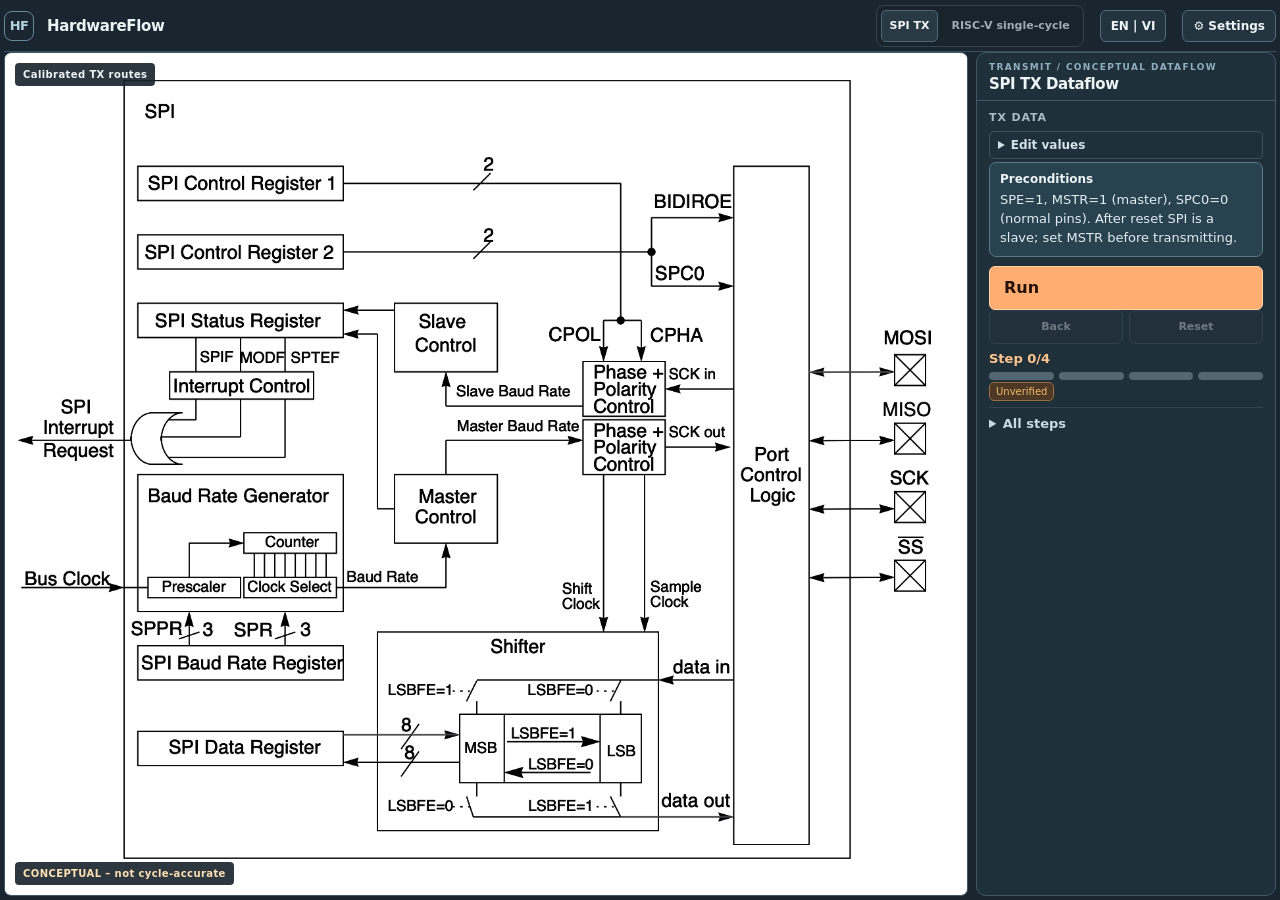
<file: index.html>
<!doctype html>
<html lang="en" data-theme="dark">
  <head>
    <meta charset="utf-8">
    <meta name="viewport" content="width=device-width, initial-scale=1">
    <meta name="theme-color" content="#10161d">
    <title>HardwareFlow — Architecture Visualizer</title>
    <link rel="stylesheet" href="style.css">
    <link id="light-theme-stylesheet" rel="stylesheet" href="light-theme.css" media="not all">
    <script>
      try {
        if (localStorage.getItem('hardwareflow.theme.v1') === 'light') {
          document.documentElement.dataset.theme = 'light';
          document.getElementById('light-theme-stylesheet').media = 'all';
        }
      } catch { /* The default dark theme also works without storage. */ }
    </script>
    <script src="data/geometry.js" defer></script>
    <script src="data/flow.js" defer></script>
    <script src="data/riscvGeometry.js" defer></script>
    <script src="data/riscvDesign.js" defer></script>
    <script src="data/i18n/en.js" defer></script>
    <script src="data/i18n/vi.js" defer></script>
    <script src="src/i18n.js" defer></script>
    <script src="src/sources.js" defer></script>
    <script src="src/popup.js" defer></script>
    <script src="src/spiTxTrace.js" defer></script>
    <script src="src/riscvAddTrace.js" defer></script>
    <script src="src/player.js" defer></script>
    <script src="src/camera.js" defer></script>
    <script src="src/renderer.js" defer></script>
    <script src="app.js" defer></script>
    <script src="src/riscvApp.js" defer></script>
    <script src="src/ui.js" defer></script>
  </head>
  <body class="spec-active">
    <div class="page-shell">
      <header class="site-header">
        <div class="brand">
          <span class="brand-mark" aria-hidden="true">HF</span>
          <div>
            <p class="brand-name">HardwareFlow</p>
            <p id="brand-description" class="brand-description">Hardware architecture visualizer</p>
          </div>
        </div>
        <div class="topbar-controls">
          <div id="diagram-switch" class="spec-mode-switch" role="group" aria-label="Diagram">
            <button id="spi-diagram-button" class="mode-button is-selected" type="button" aria-pressed="true">SPI TX</button>
            <button id="riscv-diagram-button" class="mode-button" type="button" aria-pressed="false">RISC-V single-cycle</button>
          </div>
          <div id="spec-mode-switch" class="spec-mode-switch" role="group" aria-label="Specification mode" hidden>
            <button id="view-flow-mode" class="mode-button is-selected" type="button" aria-pressed="true">View Flow</button>
            <button id="edit-paths-mode" class="mode-button" type="button" aria-pressed="false">Edit Paths</button>
          </div>
        </div>
        <button id="language-toggle" type="button" aria-label="Language: VI or EN">VI | EN</button>
        <button id="settings-button" type="button" aria-expanded="false" aria-controls="settings-drawer">⚙ <span data-i18n="ui.settings">Settings</span></button>
        <span class="version">v0.3.7</span>
      </header>

      <main>
        <section id="spec-view" aria-label="Specification diagram workspace">
          <div class="workspace">
            <div class="spec-panel">
              <div class="spec-stage">
                <div id="diagram-overlay-container" class="diagram-overlay-container">
                  <div id="missing-image" class="missing-image" role="status" hidden>
                    <strong>SPI specification diagram not found</strong>
                    <span>Place the original SPI block diagram at <code>assets/spi_block_diagram.png</code>.</span>
                  </div>
                  <div class="diagram-tools"><span id="spec-summary" class="diagram-badge">Calibrated TX routes</span><div hidden><button id="fit-button" type="button">Overview</button><button id="focus-button" type="button" aria-pressed="false">Follow</button></div></div>
                  <div id="flow-popup" class="flow-popup" role="dialog" aria-live="polite" hidden><button id="flow-popup-close" type="button" aria-label="Close explanation">×</button><strong id="flow-popup-title"></strong><p id="flow-popup-body"></p><p id="flow-popup-why"></p><p id="flow-popup-spec"></p><div id="flow-popup-values"></div><span id="flow-popup-tail" aria-hidden="true"></span></div>
                  <svg id="popup-leader" aria-hidden="true" hidden><line></line></svg>
                  <span id="spi-fidelity-badge" class="conceptual-badge">CONCEPTUAL – not cycle-accurate</span>
                  <svg id="spec-overlay" class="spec-overlay" role="img" aria-label="Original SPI specification diagram with transmit dataflow paths" hidden></svg>
                </div>
              </div>
              <div id="net-story-footer" class="net-story-footer" hidden>
                <span id="fidelity-badge" class="conceptual-badge">CONCEPTUAL – not cycle-accurate</span>
                <div class="net-story-caption"><strong id="net-step-meta">Step 0 / 10</strong><span id="net-caption" class="net-caption" hidden></span><span id="net-parallel-tag" hidden></span></div>
                <p id="net-detail" class="net-detail"></p>
                <div id="net-control-strip" class="net-control-strip"></div>
                <div id="net-unused-strip" class="net-unused-strip" hidden><button id="net-unused-toggle" type="button" aria-expanded="false"></button><span id="net-unused-list" hidden></span></div>
              </div>
            </div>

            <aside class="workspace-sidebar" aria-label="Dataflow controls">
              <div class="flow-panel">
                <div class="workspace-side-heading">
                  <p class="eyebrow">Transmit / conceptual dataflow</p>
                  <h2>SPI TX Dataflow</h2>
                </div>
                <div class="workspace-side-content">
                  <label class="input-label" for="tx-input">TX Data</label>
                  <input id="tx-input" type="text" value="0xA5" autocomplete="off" spellcheck="false" aria-describedby="input-help tx-error">
                  <p id="input-help" class="input-help">8-bit hex or 8-bit binary</p>
                  <p id="tx-error" class="input-error" role="alert" hidden></p>
                  <div id="spi-preconditions" class="preconditions-card"><strong data-i18n="spi.preconditions.title"></strong><p data-i18n="spi.preconditions.body"></p></div>

                  <div class="playback-options"><label>Speed <select id="speed-select"><option value="0.5">0.5×</option><option value="1" selected>1×</option><option value="2">2×</option></select></label><label class="dim-toggle"><input id="dim-toggle" type="checkbox" checked> Dim background</label></div>
                  <button id="run-button" class="run-button" type="button">Run →</button>
                  <div class="step-controls" aria-label="Manual controls">
                    <button id="step-button" type="button">Step</button>
                    <button id="previous-button" type="button">Previous</button>
                    <button id="reset-button" type="button">Reset</button>
                  </div>

                  <ol id="stage-timeline" class="stage-timeline" aria-label="TX stages"></ol>
                  <div class="flow-status" aria-live="polite">
                    <div class="status-row"><span class="info-label">Status</span><strong id="status-value">Ready</strong></div>
                    <div class="status-row"><span class="info-label">Step</span><strong id="step-value">0 / 3</strong></div>
                    <div class="status-row"><span class="info-label">Current Stage</span><strong id="path-value">—</strong></div>
                    <div class="status-row"><span class="info-label">Data</span><strong id="data-value">0xA5</strong></div>
                    <div class="status-row"><span class="info-label">Binary</span><strong id="binary-value">10100101</strong></div>
                    <div class="status-row"><span class="info-label">Spec ref</span><strong id="spec-ref-value" class="unverified">Unverified — no specRef</strong></div>
                    <div class="status-row description-row"><span class="info-label">Description</span><span id="description-value">Ready to follow the SPI TX dataflow.</span></div>
                    <div id="destination-row" class="status-row" hidden><span class="info-label">Destination</span><strong id="destination-value">MOSI</strong></div>
                  </div>
                </div>
              </div>

              <div id="riscv-flow-panel" class="flow-panel riscv-flow-panel" hidden>
                <div class="workspace-side-heading"><p class="eyebrow">Single-cycle / dependency order</p><h2>RISC-V ADD</h2></div>
                <div class="workspace-side-content">
                  <label class="input-label" for="riscv-preset">Scenario</label>
                  <select id="riscv-preset" class="scenario-select"><option value="add">ADD x3, x1, x2</option></select>
                  <div class="scenario-grid">
                    <label>x1 <input id="riscv-x1" value="5" inputmode="text"></label>
                    <label>x2 <input id="riscv-x2" value="7" inputmode="text"></label>
                    <label>Initial PC <input id="riscv-pc" value="0" inputmode="text"></label>
                  </div>
                  <p class="input-help">32-bit unsigned hex (0x…) or decimal</p>
                  <p class="input-help" id="instruction-label">Instruction: <strong>0x002081B3</strong></p>
                  <p id="riscv-error" class="input-error" role="alert" hidden></p>
                  <div class="story-options"><div class="segmented" role="group" aria-label="Presentation"><button id="riscv-story" class="is-selected" type="button" aria-pressed="true">Story</button><button id="riscv-full" type="button" aria-pressed="false">Full</button></div><div class="segmented" role="group" aria-label="Pacing"><button id="riscv-guided" class="is-selected" type="button" aria-pressed="true">Guided</button><button id="riscv-auto" type="button" aria-pressed="false">Auto</button></div></div>
                  <div class="playback-options"><label>Speed <select id="riscv-speed"><option value="0.5">0.5×</option><option value="1" selected>1×</option><option value="2">2×</option></select></label><label class="dim-toggle"><input id="riscv-dim" type="checkbox" checked> Dim background</label></div>
                  <button id="riscv-run" class="run-button" type="button">Run →</button>
                  <div class="step-controls"><button id="riscv-step" type="button">Step</button><button id="riscv-previous" type="button">Previous</button><button id="riscv-reset" type="button">Reset</button></div>
                  <div id="riscv-next-prompt" class="next-prompt" hidden>Next → Press Space or Step</div>
                  <label class="trail-toggle"><input id="riscv-full-trail" type="checkbox"> Keep full trail</label>
                  <label class="debug-toggle"><input id="riscv-debug" type="checkbox"> Debug: show all nets</label>
                  <div class="riscv-status"><span class="info-label">Status</span><strong id="riscv-status">Ready</strong><span class="info-label">Level</span><strong id="riscv-level">0 / 7</strong></div>
                  <div id="riscv-timeline" class="riscv-timeline" aria-label="Dependency levels"></div>
                  <div class="state-heading"><span class="info-label">State</span><span id="riscv-spec-ref" class="unverified">Unverified — no specRef</span></div>
                  <div id="riscv-state" class="state-list"></div>
                </div>
              </div>
              <div id="settings-drawer" class="settings-drawer" hidden>
                <div class="settings-title"><strong data-i18n="ui.settings">Settings</strong><button id="settings-close" type="button" aria-label="Close settings">×</button></div>
                <div class="settings-group"><h3 data-i18n="ui.playback">Playback</h3><div id="settings-playback"></div></div>
                <div class="settings-group"><h3 data-i18n="ui.view">View</h3><div id="settings-view"></div><label><input id="popup-toggle" type="checkbox" checked> <span data-i18n="ui.popups">Pop-ups</span></label></div>
                <div class="settings-group"><h3 data-i18n="ui.theme">Theme</h3><div id="settings-theme" class="theme-choices" role="group" aria-label="Theme"><button type="button" data-theme-choice="light" data-i18n="ui.lightTheme" aria-pressed="false">Light</button><button type="button" data-theme-choice="dark" data-i18n="ui.darkTheme" aria-pressed="true">Dark</button></div></div>
                <div class="settings-group"><h3 data-i18n="ui.language">Language</h3><div id="settings-language"></div></div>
                <div class="settings-group"><h3 data-i18n="ui.developer">Developer tools</h3><div id="settings-developer"></div></div>
                <small id="keyboard-help" title="Space / Right: Next · Left: Back · R: Reset"></small>
              </div>
              <div id="net-editor-panel" class="editor-panel" hidden>
                <p class="eyebrow">Calibration / net graph</p><h2>Edit nets</h2>
                <label class="path-picker">Net <select id="net-select"></select></label>
                <label class="path-picker">Segment <select id="segment-select"></select></label>
                <p class="editor-help">Click to add a point or select a point and click to move it. Points snap to junctions; hold Shift to lock horizontal or vertical. Save to keep changes.</p>
                <div class="editor-actions">
                  <button id="net-delete-point" type="button">Delete Point</button><button id="net-add-segment" type="button">Add Segment</button>
                  <button id="net-delete-segment" type="button">Delete Segment</button><button id="net-save" class="primary-button" type="button">Save Net</button>
                  <button id="net-reset" type="button">Reset Calibration</button><button id="net-export" type="button">Export JSON</button>
                  <label class="import-calibration">Import JSON<input id="net-import" type="file" accept="application/json,.json"></label>
                </div>
                <p id="net-editor-status" class="editor-status" role="status"></p>
              </div>
              <div id="editor-panel" class="editor-panel" hidden>
                <div class="editor-heading">
                  <div>
                    <p class="eyebrow">Calibration / signal routes</p>
                    <h2>Edit TX paths</h2>
                  </div>
                  <label class="path-picker">Selected path
                    <select id="path-select"></select>
                  </label>
                </div>
                <p class="editor-help">Select a point, then click its new position. Click empty space to add a point. Clear Path to rebuild a route.</p>
                <div class="editor-actions">
                  <button id="undo-point-button" type="button">Undo Point</button>
                  <button id="clear-path-button" type="button">Clear Path</button>
                  <button id="save-path-button" class="primary-button" type="button">Save Path</button>
                  <button id="reset-calibration-button" type="button">Reset Calibration</button>
                  <button id="export-calibration-button" type="button">Export JSON</button>
                  <label class="import-calibration">Import JSON<input id="import-calibration-input" type="file" accept="application/json,.json"></label>
                </div>
                <details class="bounds-editor"><summary>Block bounds (reference coordinates)</summary><label>Block <select id="bounds-select"></select></label><div class="bounds-fields"><label>X <input id="bounds-x" type="number"></label><label>Y <input id="bounds-y" type="number"></label><label>W <input id="bounds-width" type="number" min="1"></label><label>H <input id="bounds-height" type="number" min="1"></label></div><button id="save-bounds-button" type="button">Save bounds</button></details>
                <p id="editor-status" class="editor-status" role="status"></p>
              </div>
            </aside>
          </div>
        </section>
      </main>
    </div>
  </body>
</html>
</file>
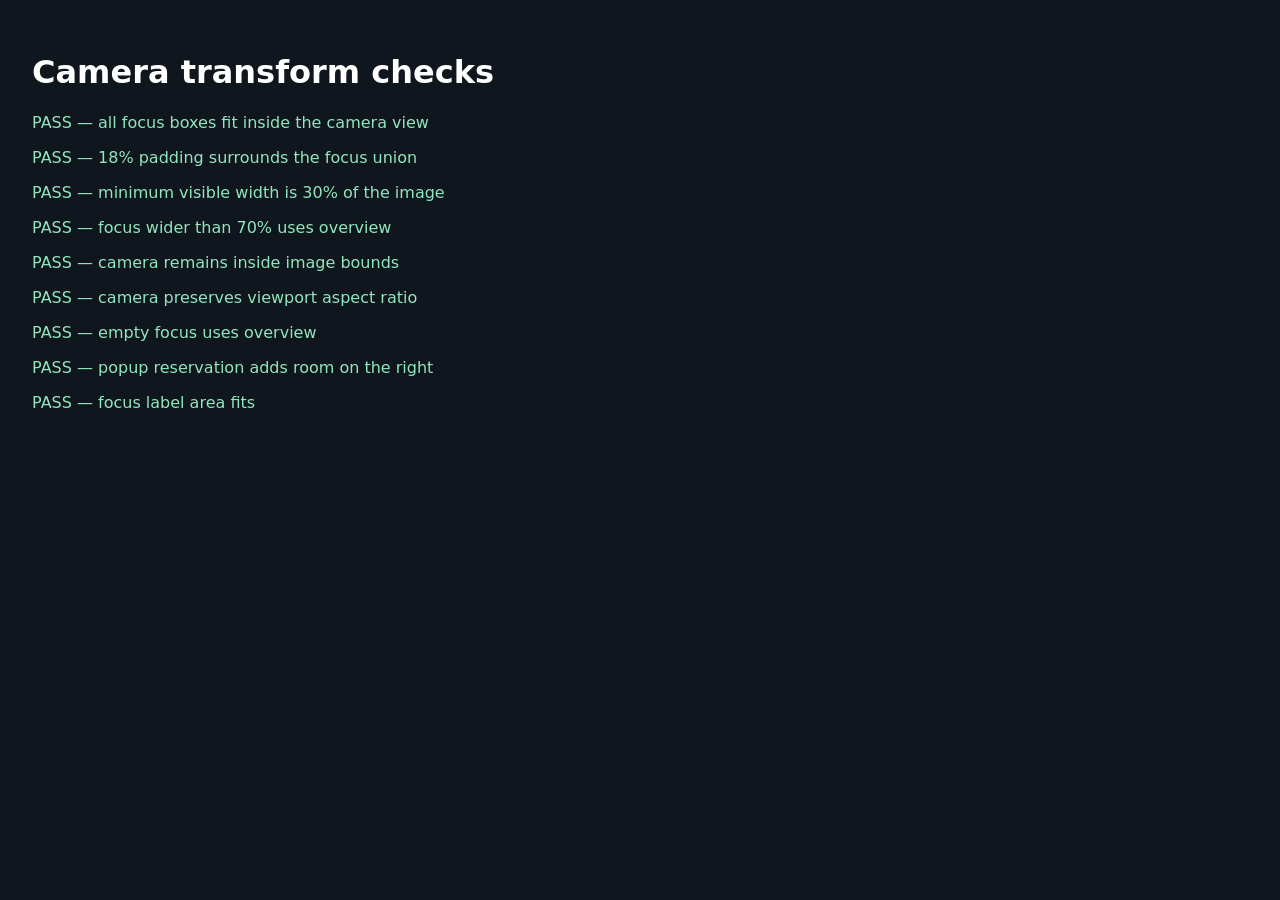
<file: tests/camera.test.html>
<!doctype html><html lang="en"><head><meta charset="utf-8"><title>HardwareFlow camera tests</title><style>body{font:16px system-ui;background:#10161d;color:white;padding:24px}.pass{color:#91e6bd}.fail{color:#ff9d9d}</style><script src="../src/camera.js" defer></script><script src="camera.test.js" defer></script></head><body><h1>Camera transform checks</h1><main id="results"></main></body></html>
</file>
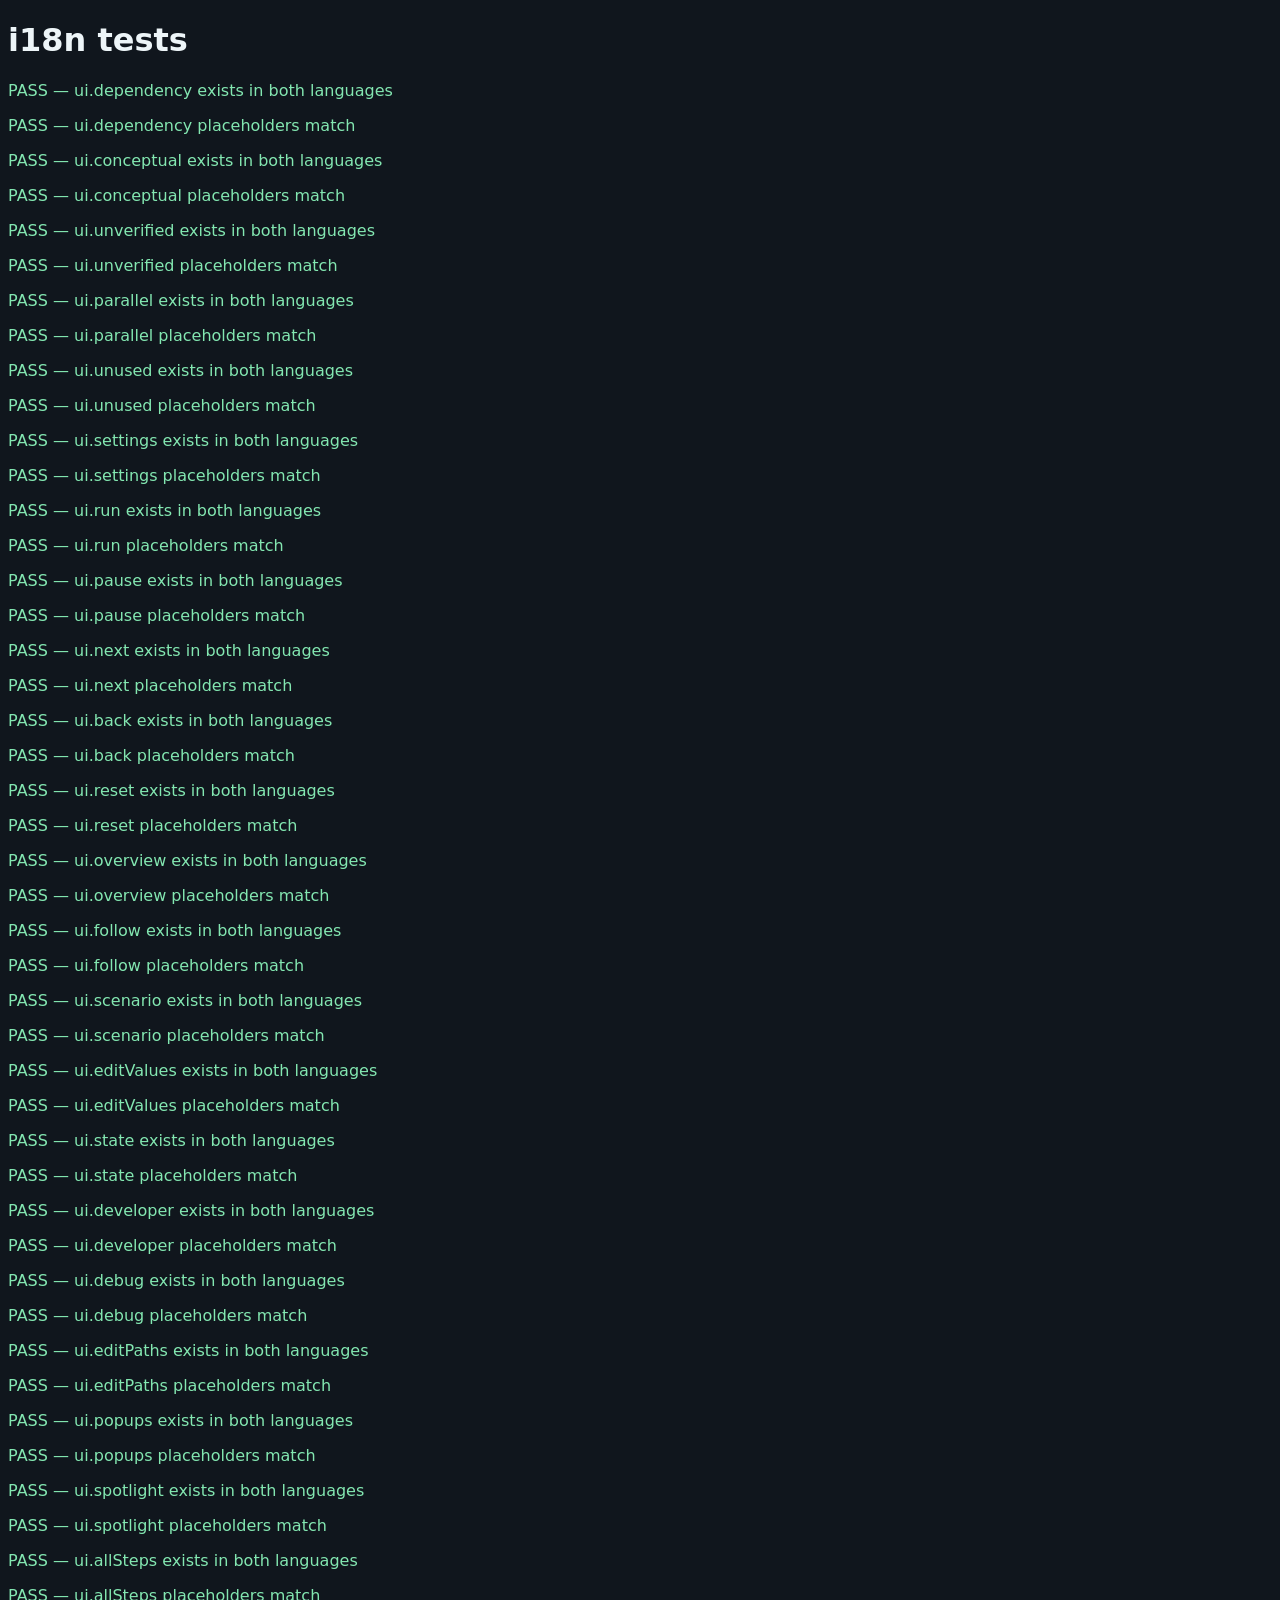
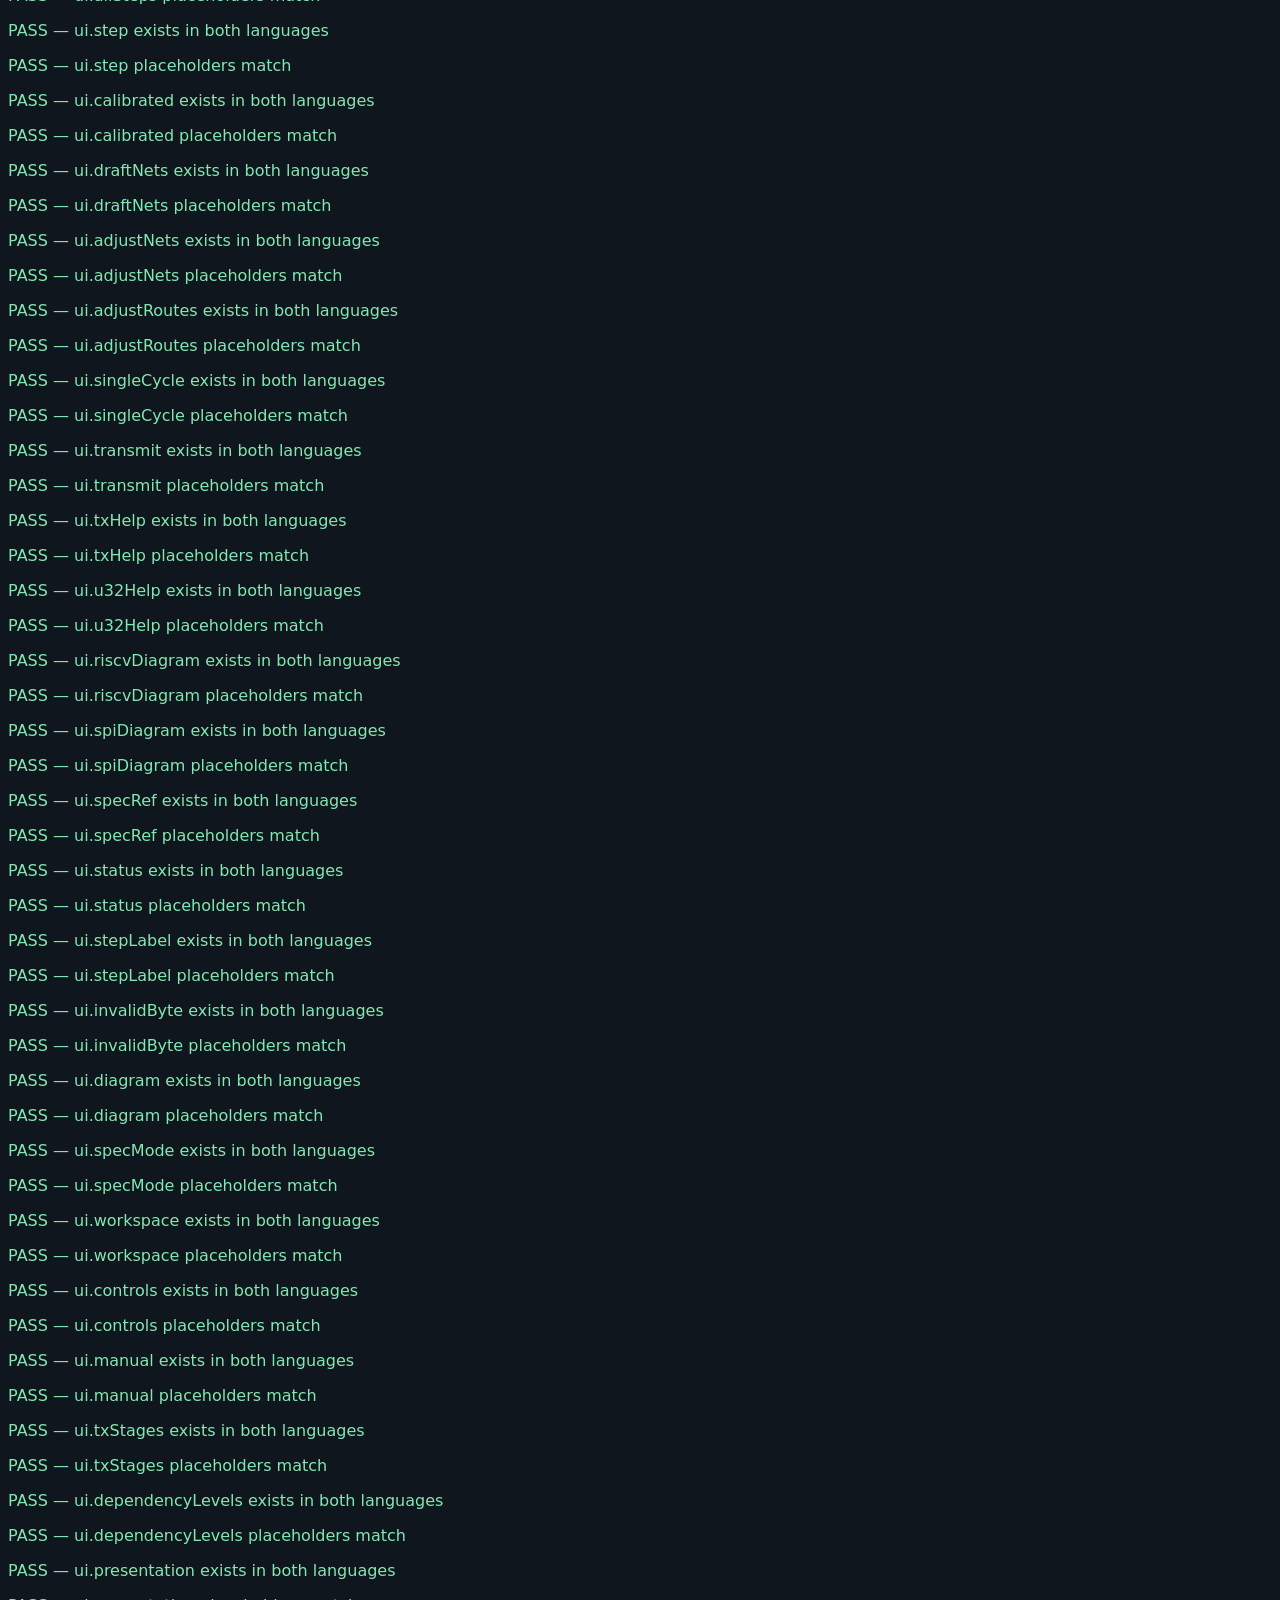
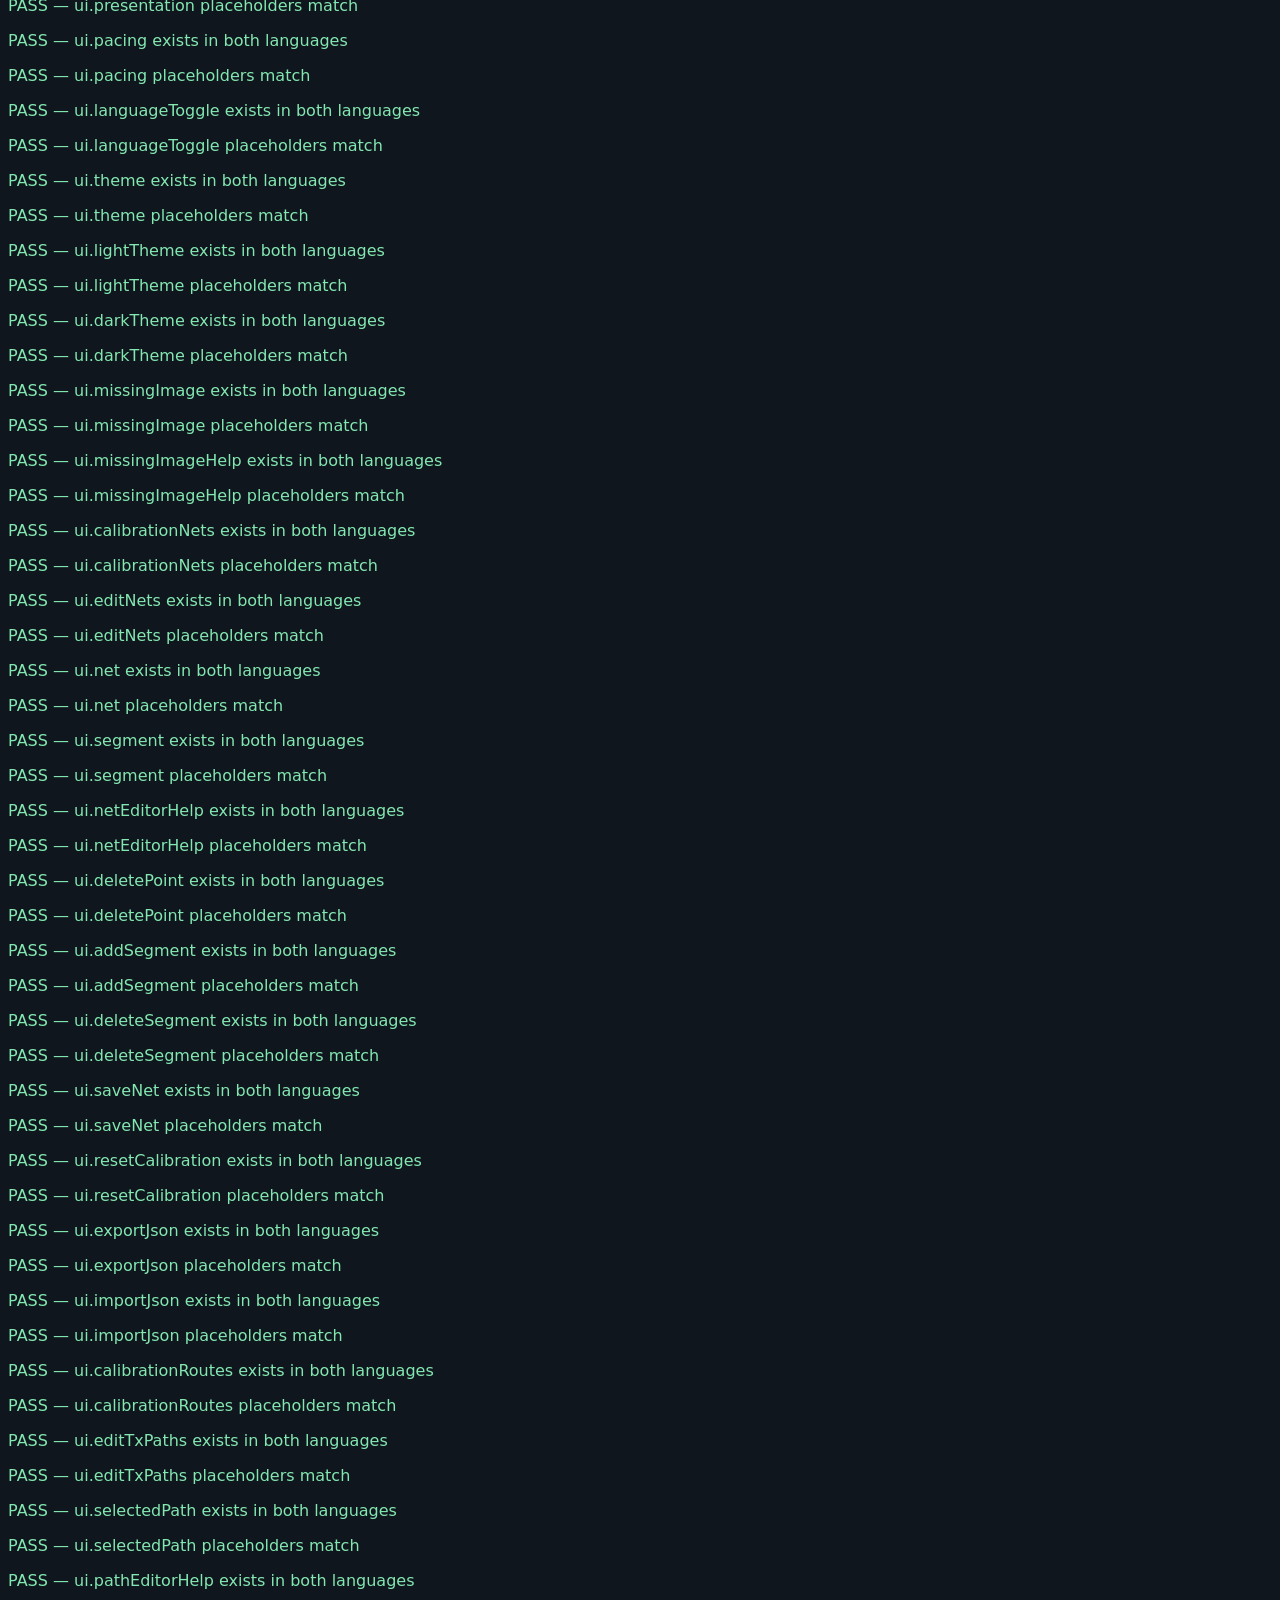
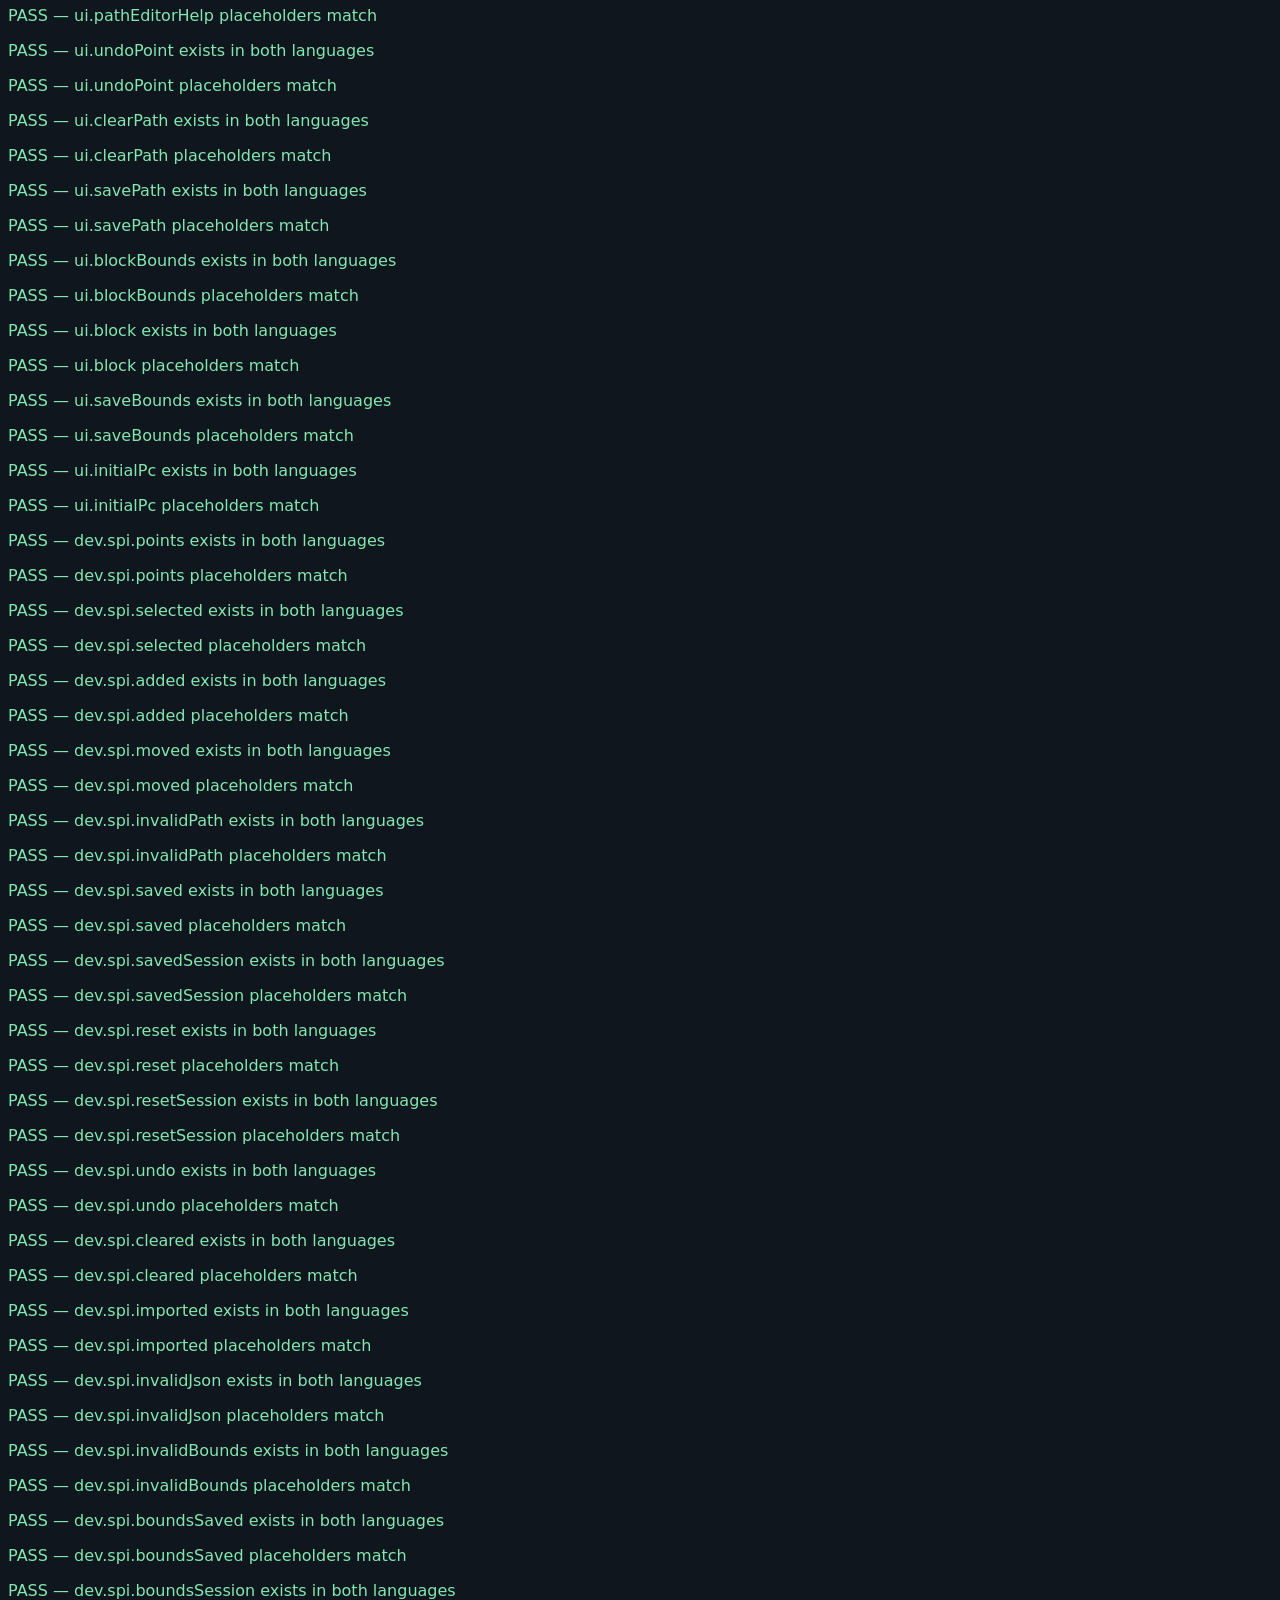
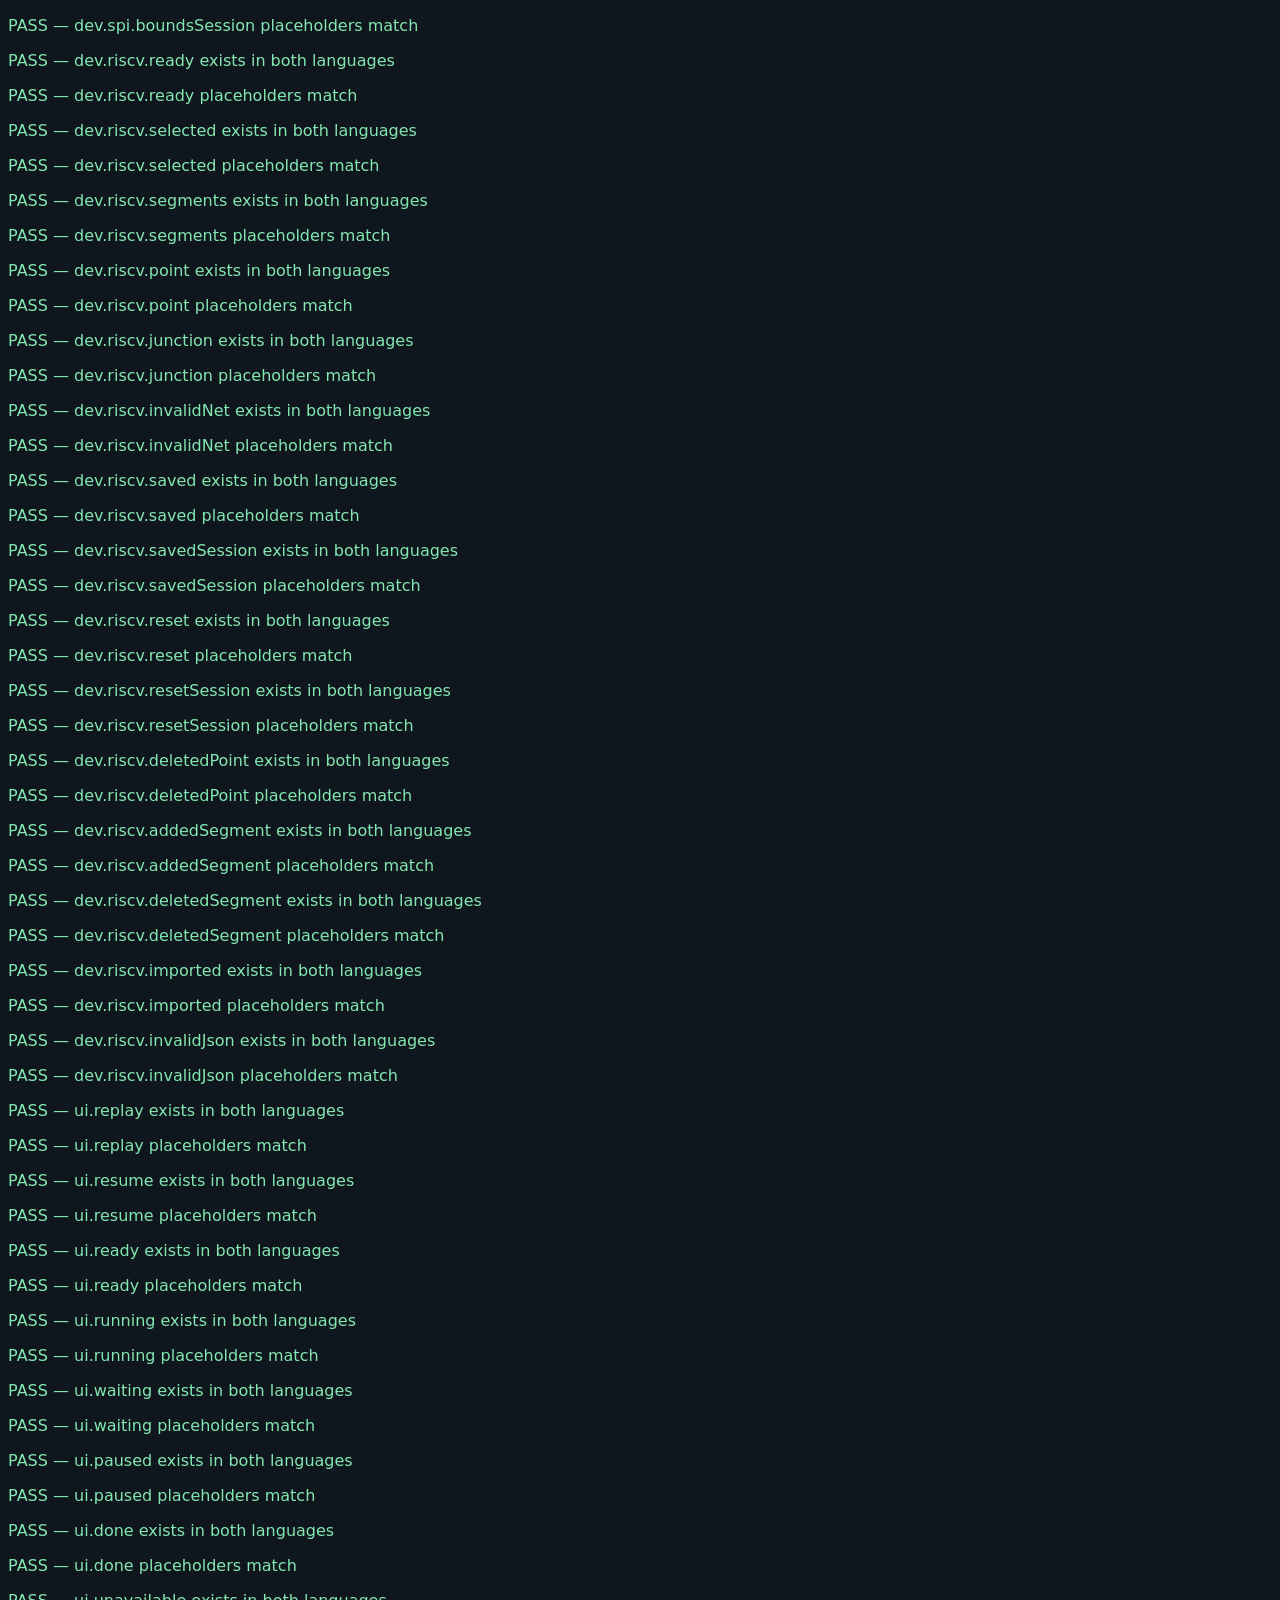
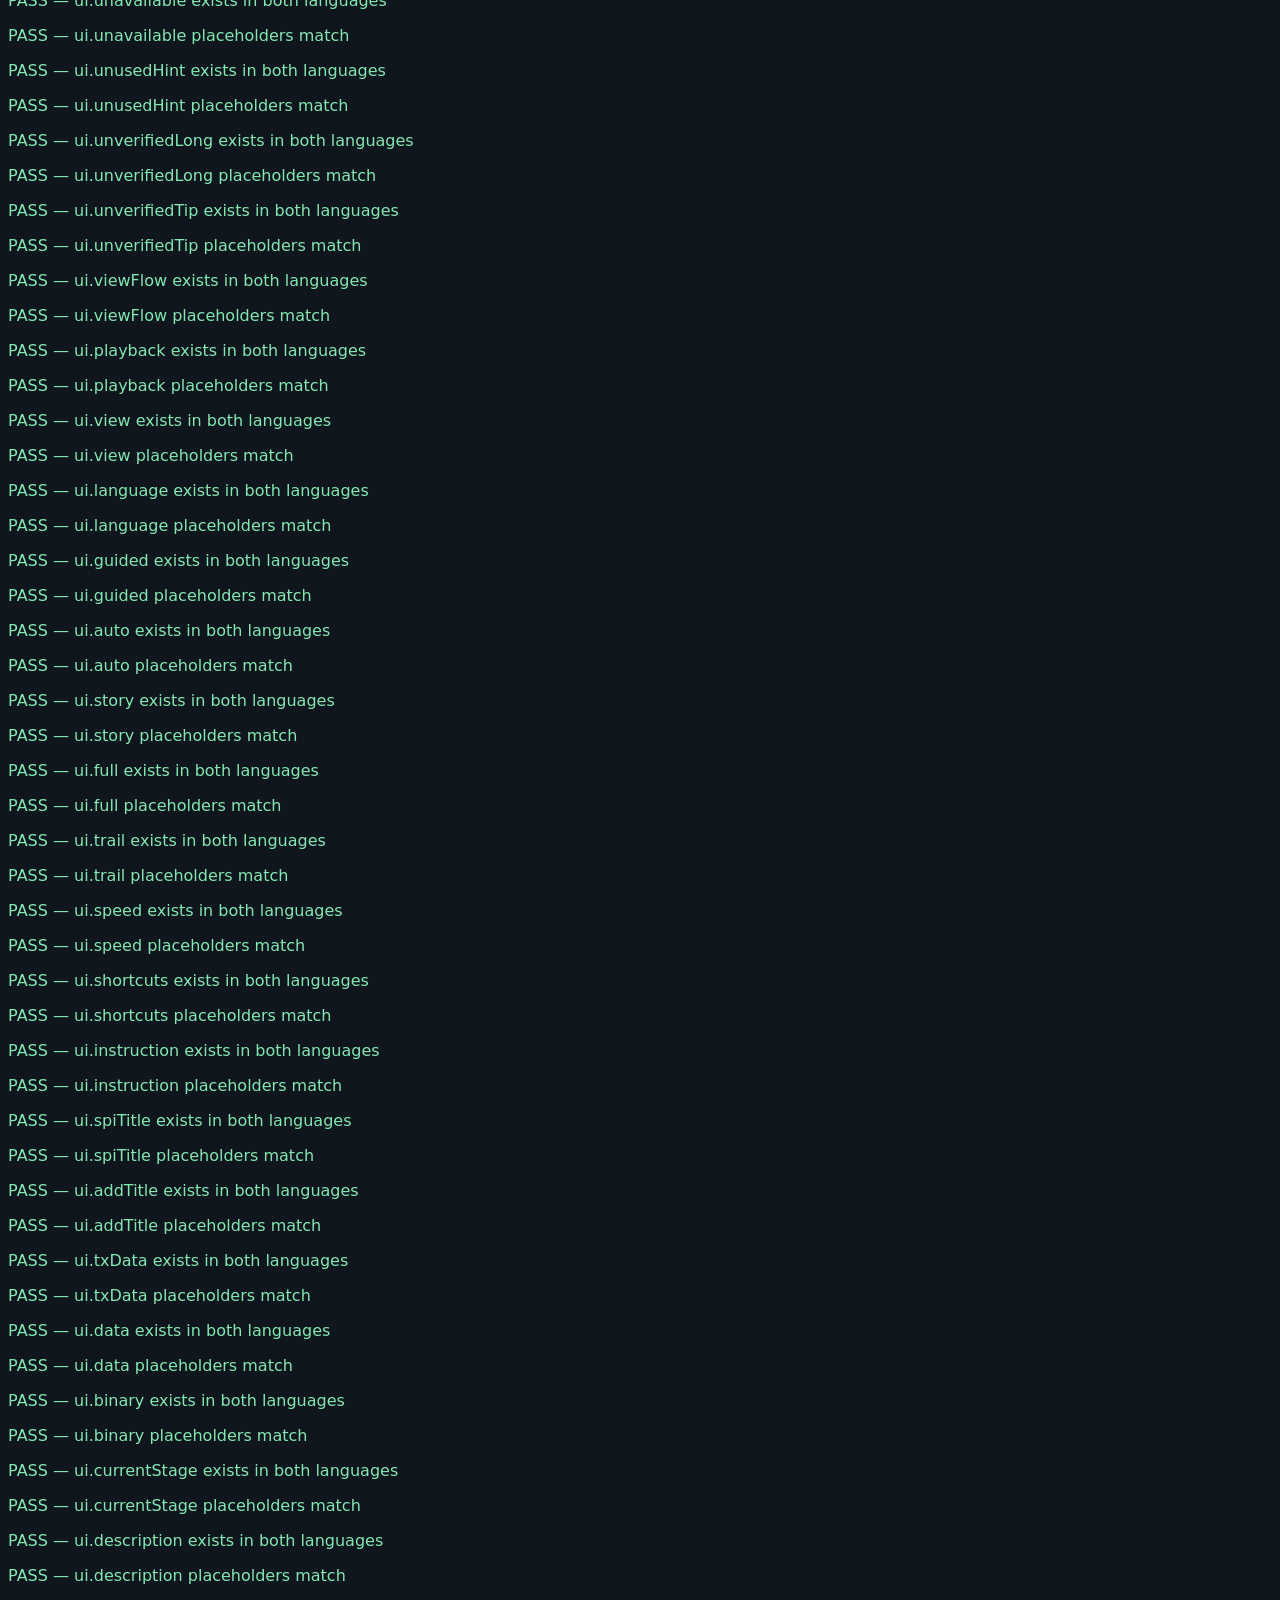
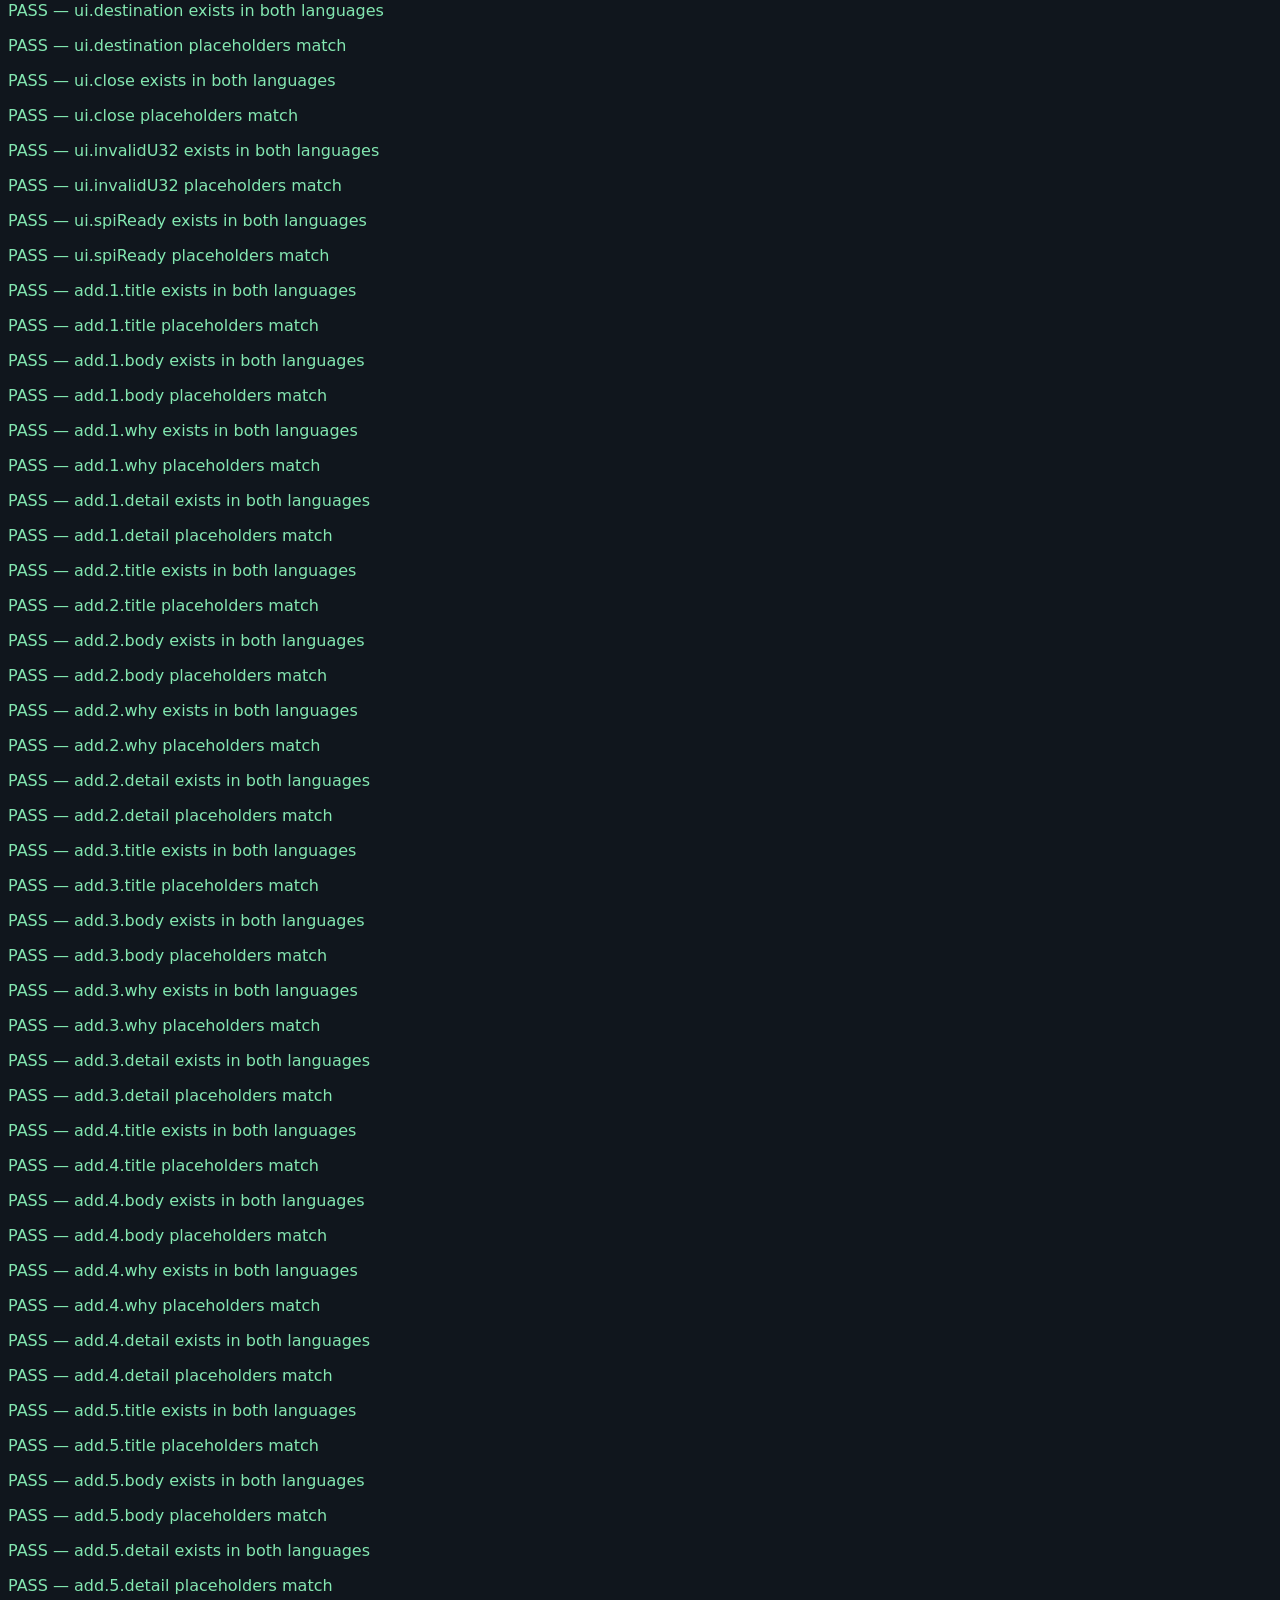
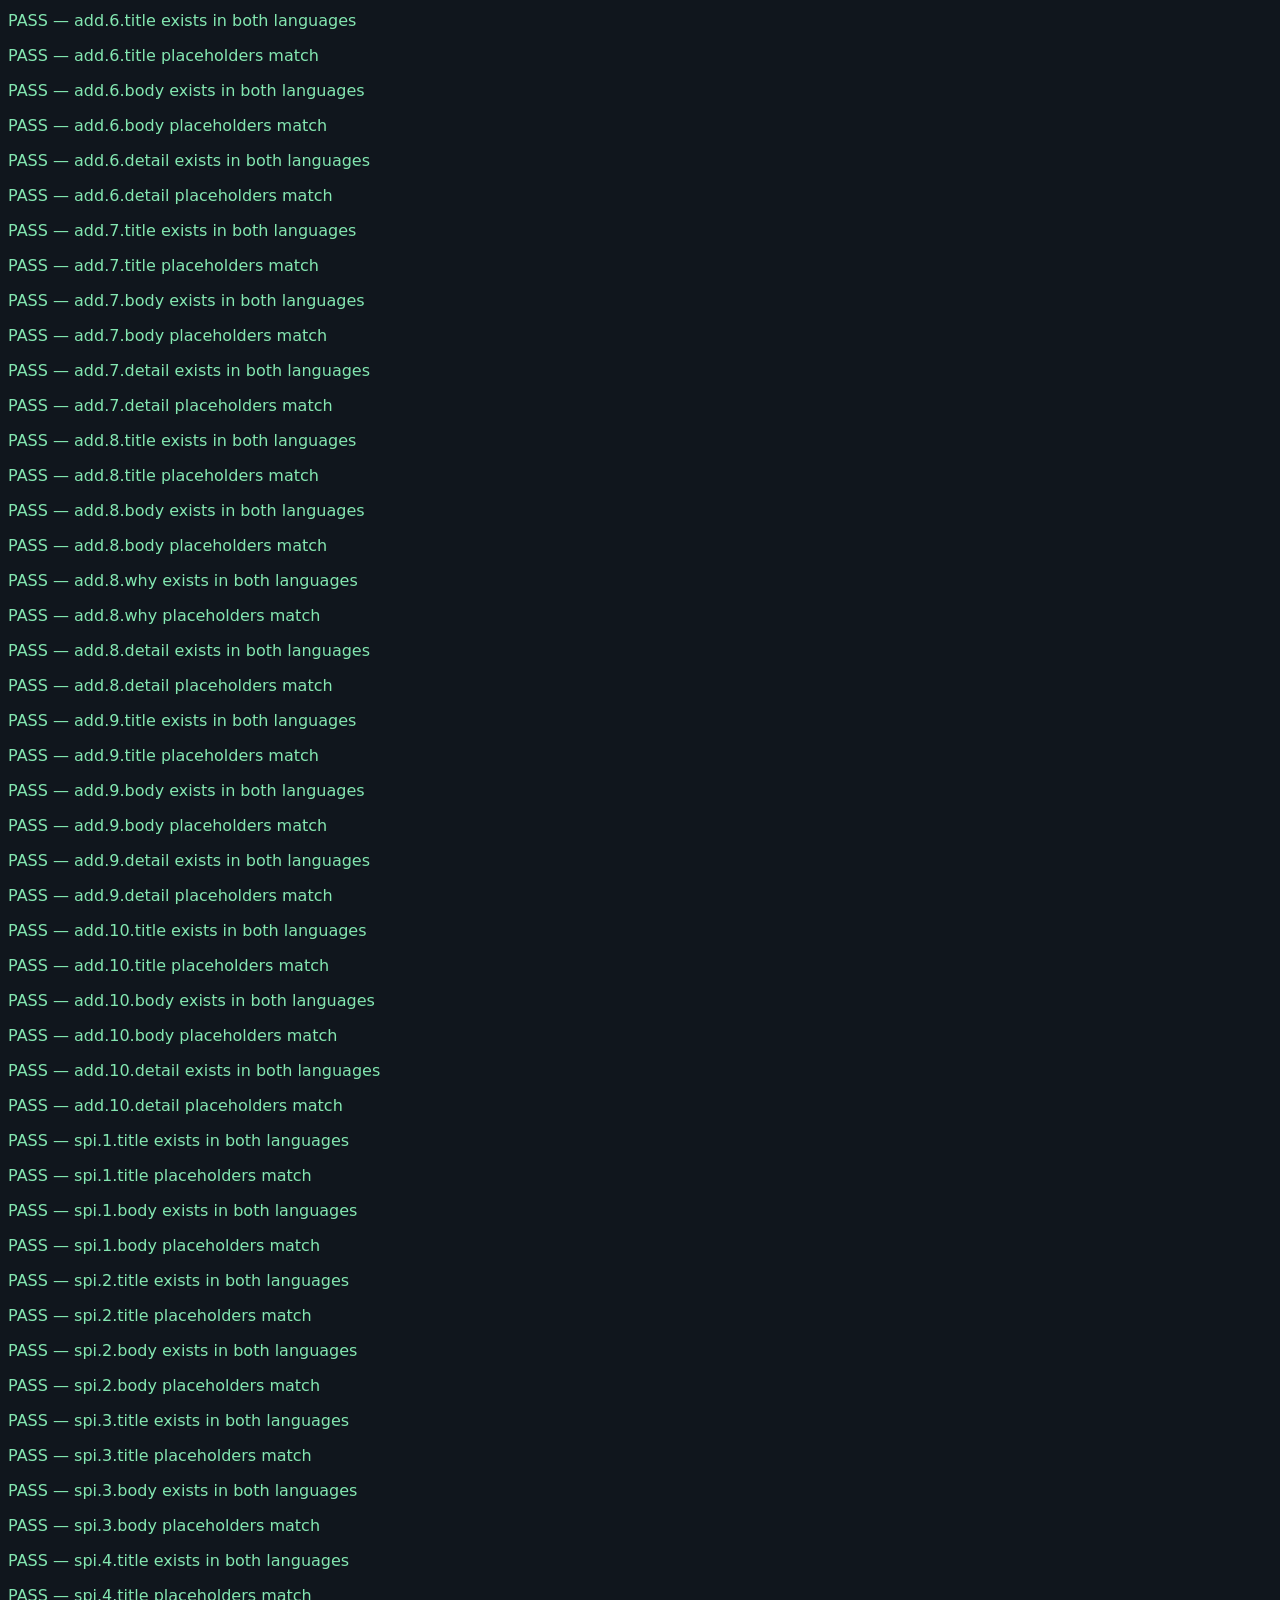
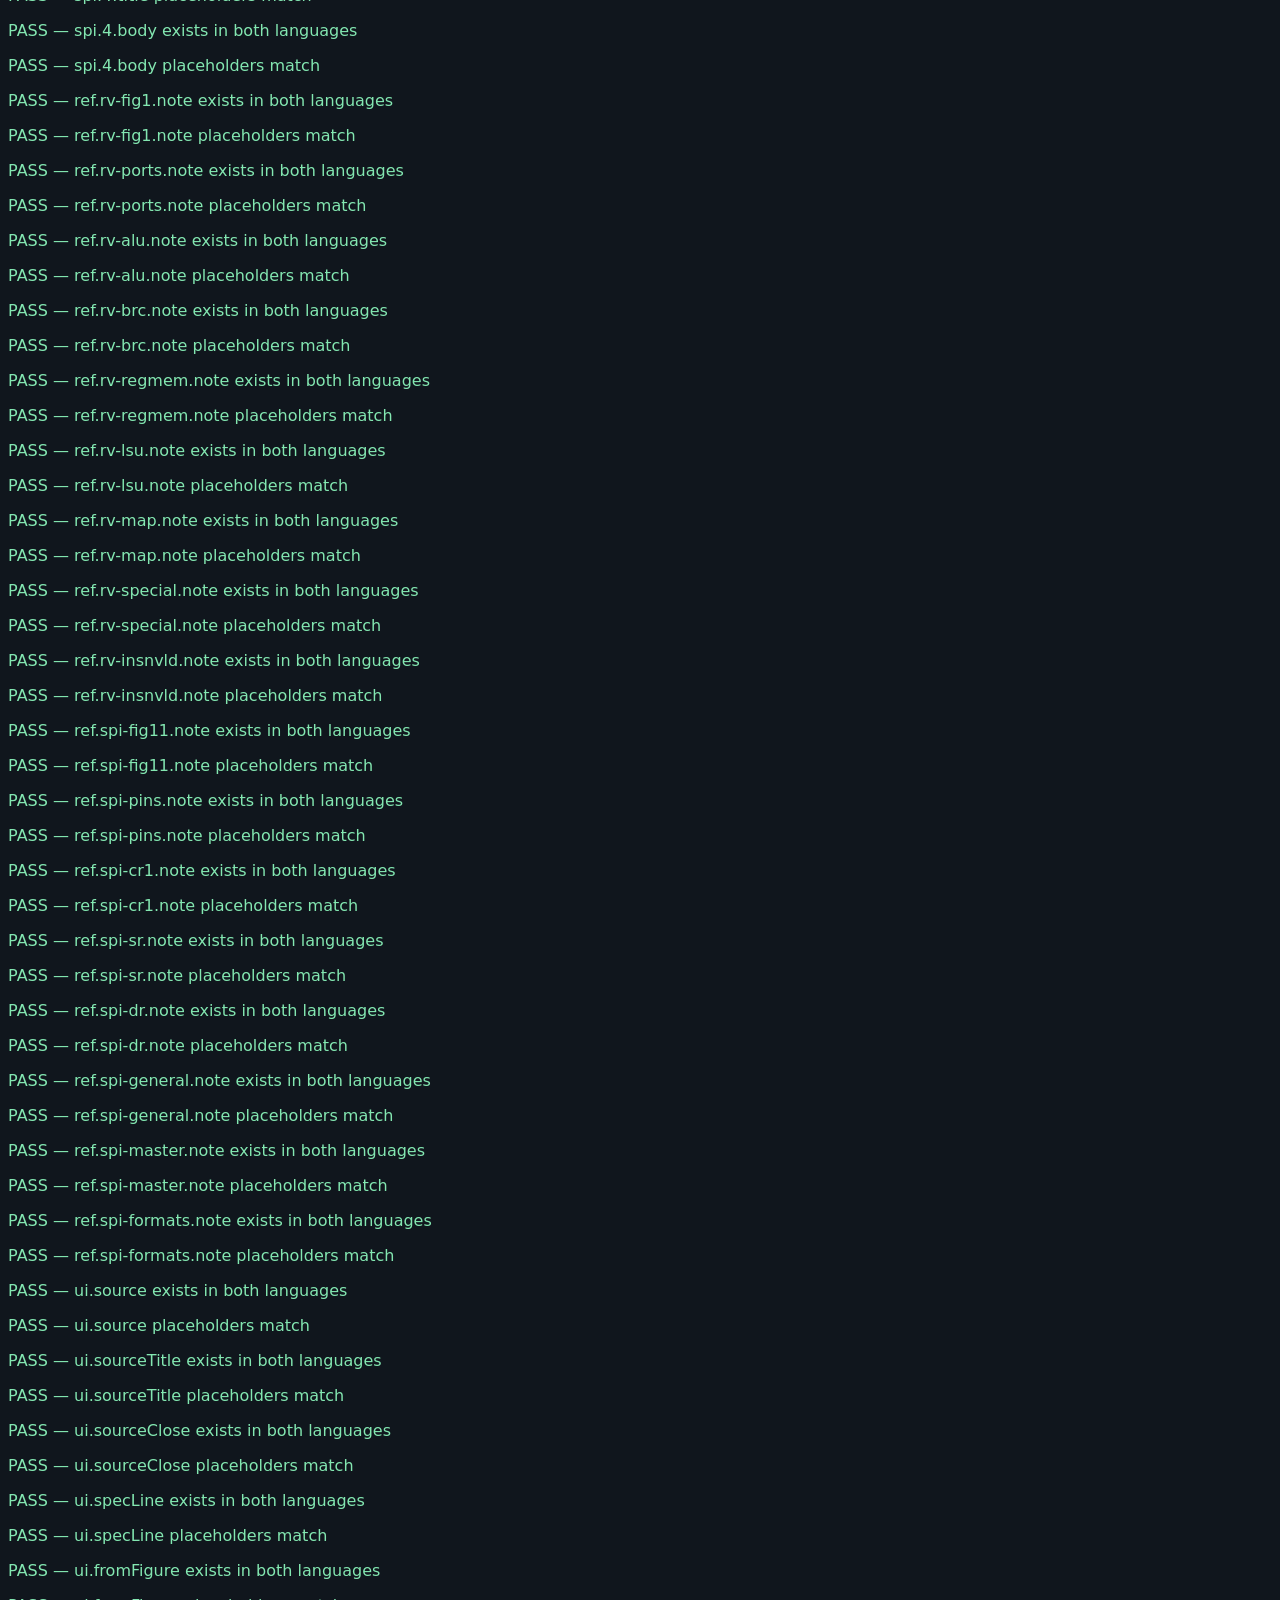
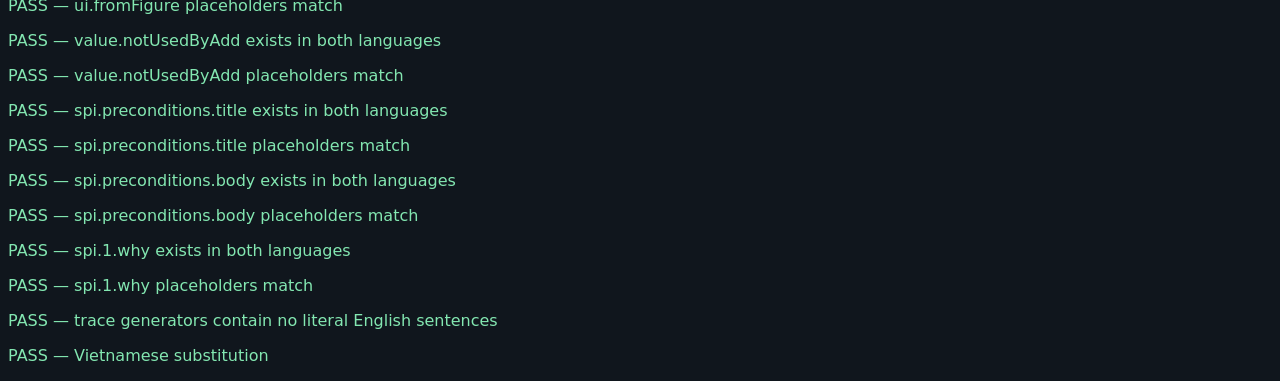
<file: tests/i18n.test.html>
<!doctype html><html lang="en"><head><meta charset="utf-8"><title>i18n tests</title><style>body{font:16px system-ui;background:#10161d;color:#edf5f8}.pass{color:#83e7b1}.fail{color:#ff9d8a}</style>
<script src="../data/i18n/en.js" defer></script><script src="../data/i18n/vi.js" defer></script><script src="../src/i18n.js" defer></script><script src="../data/flow.js" defer></script><script src="../data/riscvDesign.js" defer></script><script src="../src/spiTxTrace.js" defer></script><script src="../src/riscvAddTrace.js" defer></script><script src="i18n.test.js" defer></script></head><body><h1>i18n tests</h1><div id="results"></div></body></html>
</file>
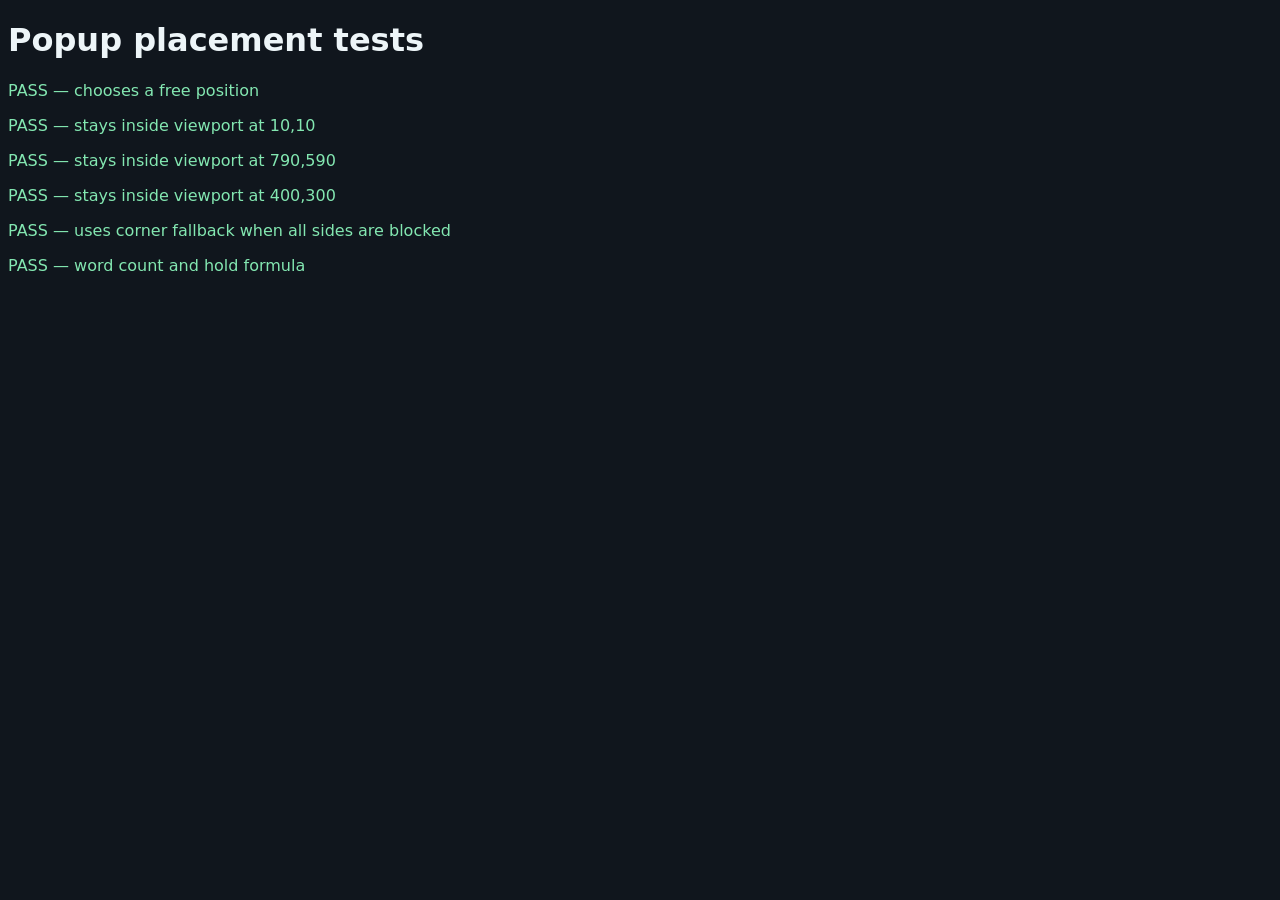
<file: tests/popup.test.html>
<!doctype html><html lang="en"><head><meta charset="utf-8"><title>Popup tests</title><style>body{font:16px system-ui;background:#10161d;color:#edf5f8}.pass{color:#83e7b1}.fail{color:#ff9d8a}</style><script src="../src/popup.js" defer></script><script src="popup.test.js" defer></script></head><body><h1>Popup placement tests</h1><div id="results"></div></body></html>
</file>
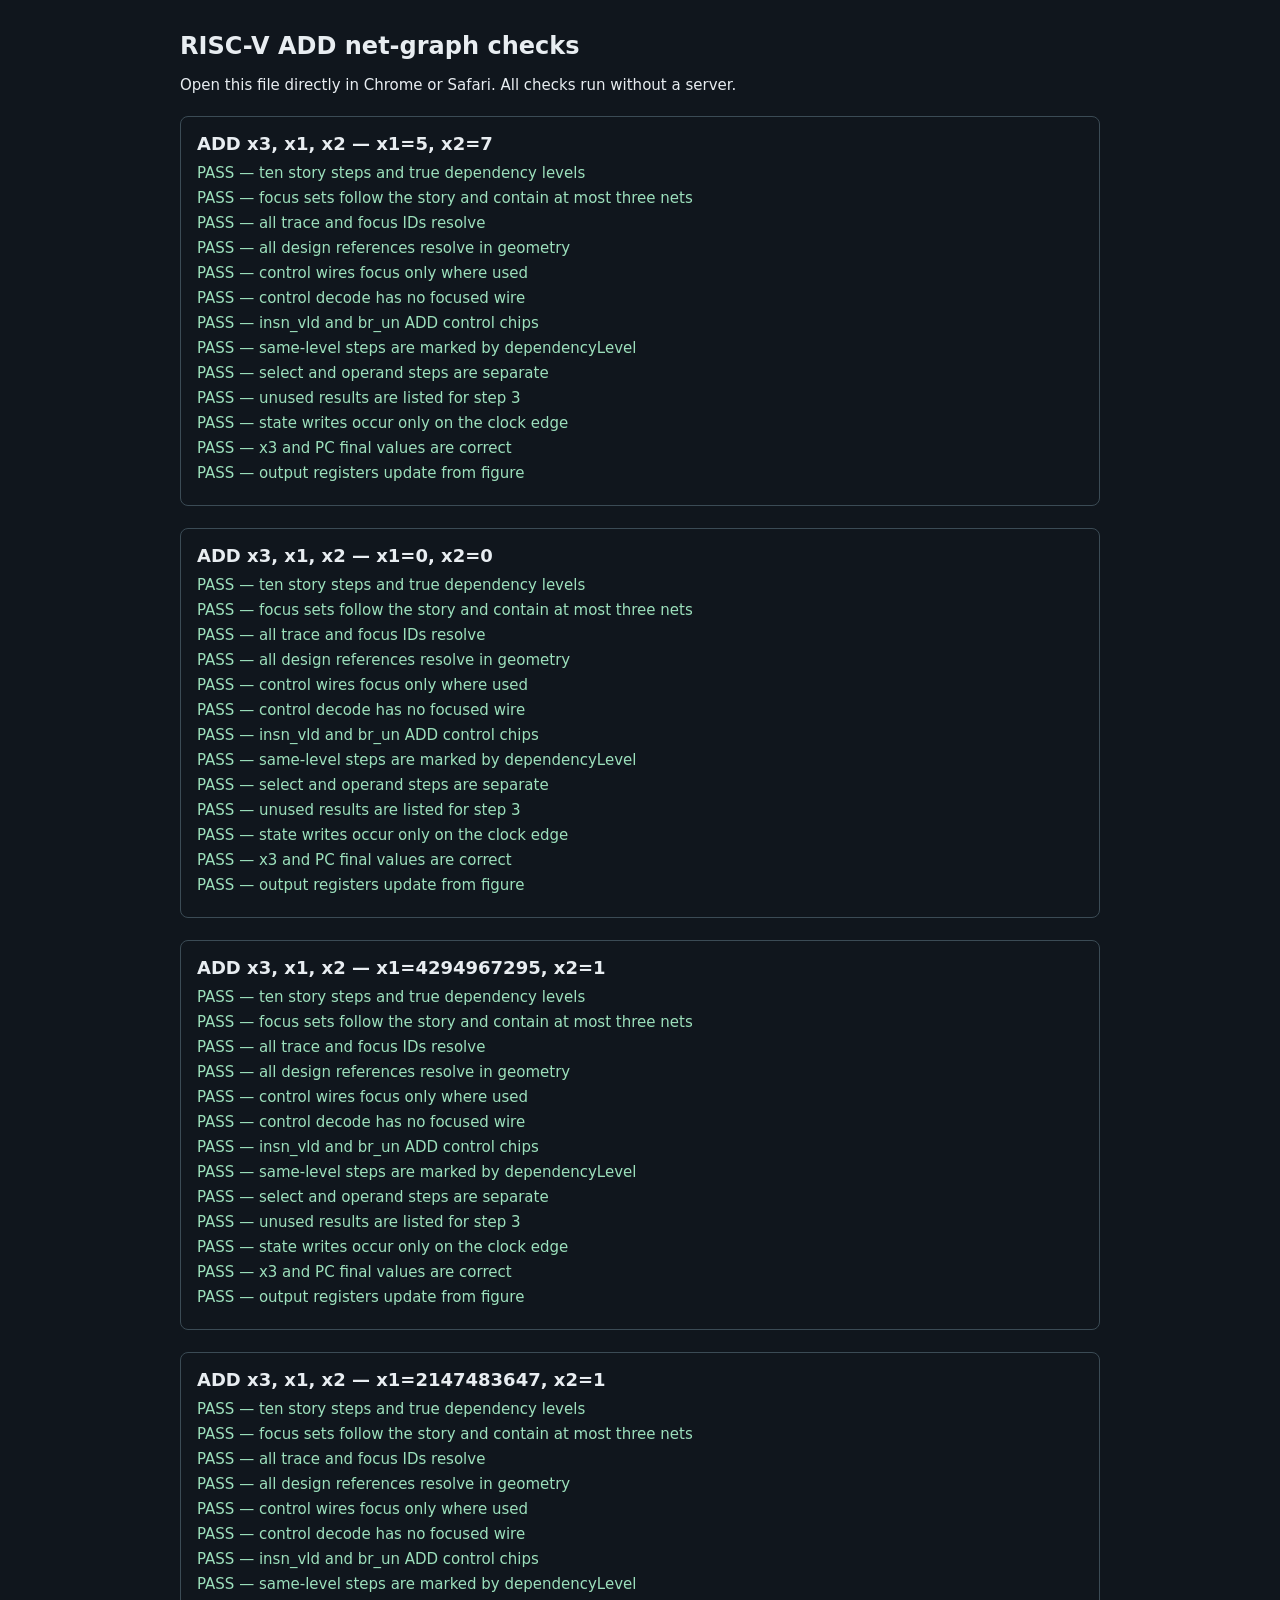
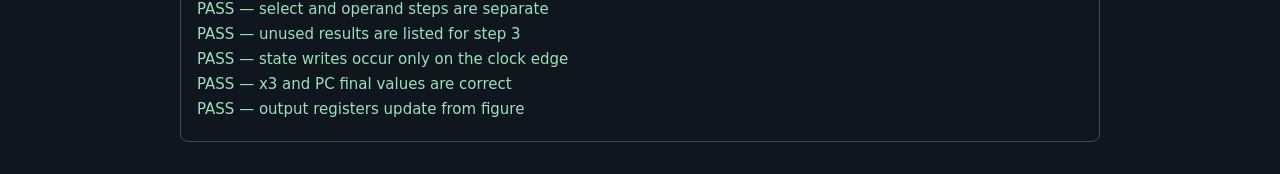
<file: tests/riscv-add.test.html>
<!doctype html>
<html lang="en">
<head>
  <meta charset="utf-8"><meta name="viewport" content="width=device-width, initial-scale=1">
  <title>HardwareFlow RISC-V ADD checks</title>
  <style>
    body { max-width: 920px; margin: 32px auto; padding: 0 20px; background: #10161d; color: #e8edf1; font: 15px system-ui, sans-serif; }
    h1 { font-size: 24px; } section { margin: 22px 0; padding: 16px; border: 1px solid #3b4b55; border-radius: 8px; }
    h2 { margin: 0 0 10px; font-size: 18px; } p { margin: 7px 0; } .pass { color: #9ce0bc; } .fail { color: #ff9999; }
  </style>
  <script src="../data/riscvGeometry.js" defer></script>
  <script src="../data/riscvDesign.js" defer></script>
  <script src="../src/riscvAddTrace.js" defer></script>
  <script src="riscv-add.test.js" defer></script>
</head>
<body>
  <h1>RISC-V ADD net-graph checks</h1>
  <p>Open this file directly in Chrome or Safari. All checks run without a server.</p>
  <div id="results"></div>
</body>
</html>
</file>
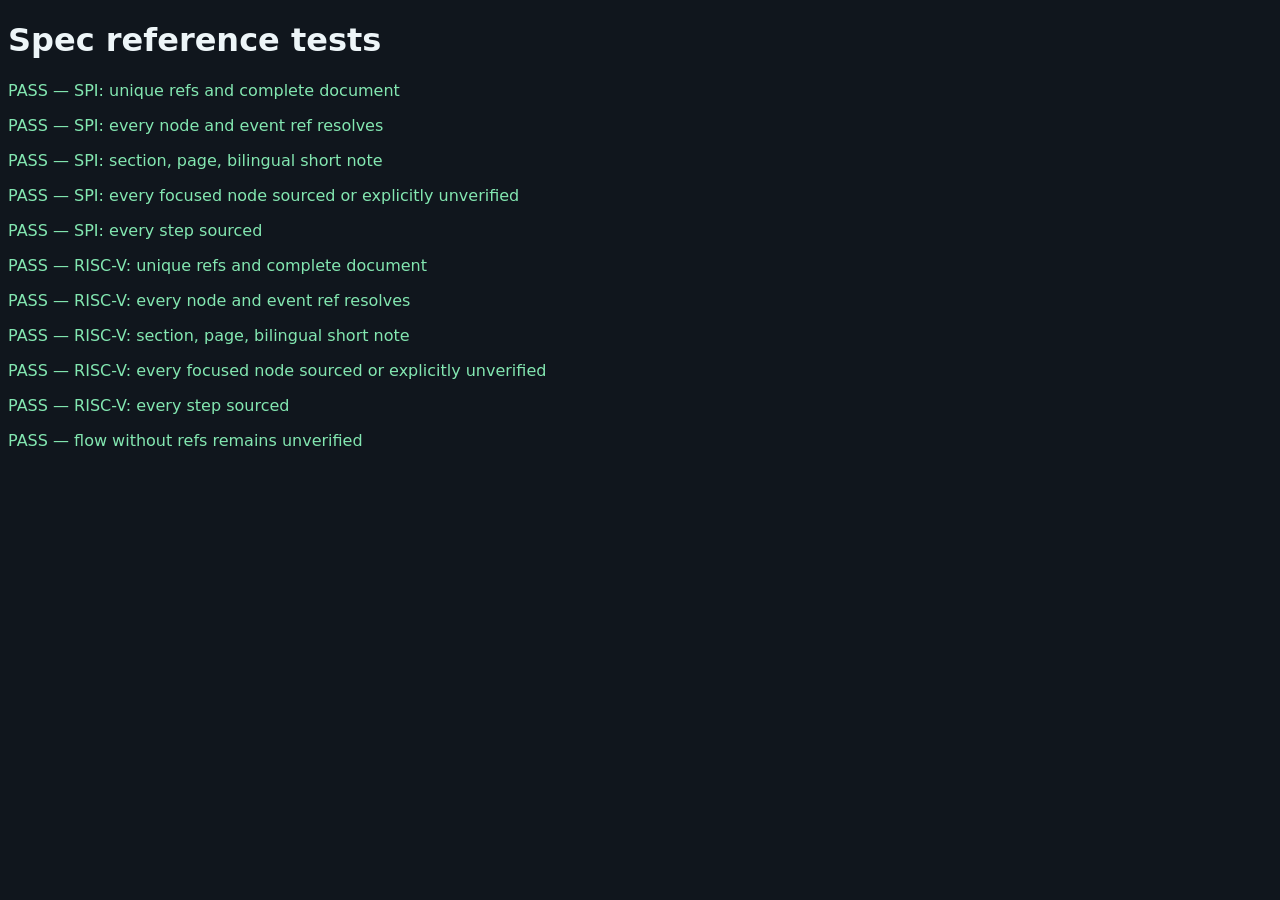
<file: tests/specref.test.html>
<!doctype html><html lang="en"><head><meta charset="utf-8"><title>Spec reference tests</title><style>body{font:16px system-ui;background:#10161d;color:#edf5f8}.pass{color:#83e7b1}.fail{color:#ff9d8a}</style>
<script src="../data/i18n/en.js" defer></script><script src="../data/i18n/vi.js" defer></script><script src="../data/flow.js" defer></script><script src="../data/riscvDesign.js" defer></script><script src="../src/sources.js" defer></script><script src="../src/spiTxTrace.js" defer></script><script src="../src/riscvAddTrace.js" defer></script><script src="specref.test.js" defer></script></head><body><h1>Spec reference tests</h1><div id="results"></div></body></html>
</file>
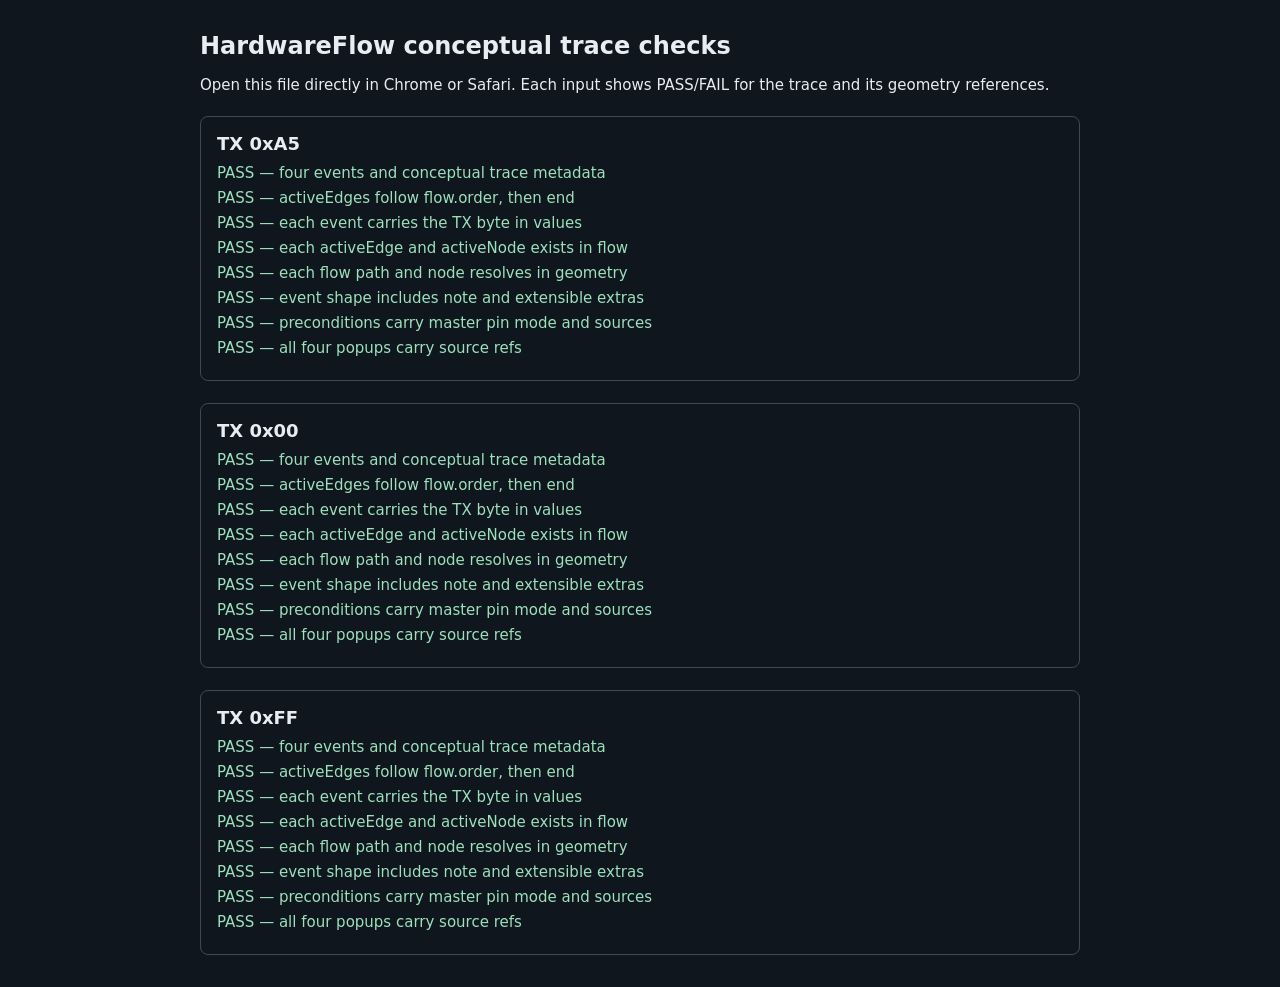
<file: tests/trace.test.html>
<!doctype html>
<html lang="en">
<head>
  <meta charset="utf-8">
  <meta name="viewport" content="width=device-width, initial-scale=1">
  <title>HardwareFlow trace checks</title>
  <style>
    body { max-width: 880px; margin: 32px auto; padding: 0 20px; background: #10161d; color: #e8edf1; font: 15px system-ui, sans-serif; }
    h1 { font-size: 24px; } section { margin: 22px 0; padding: 16px; border: 1px solid #3b4b55; border-radius: 8px; }
    h2 { margin: 0 0 10px; font-size: 18px; } p { margin: 7px 0; } .pass { color: #9ce0bc; } .fail { color: #ff9999; }
    code { color: #d4ecf5; }
  </style>
  <script src="../data/geometry.js" defer></script>
  <script src="../data/flow.js" defer></script>
  <script src="../data/i18n/en.js" defer></script>
  <script src="../src/spiTxTrace.js" defer></script>
  <script src="trace.test.js" defer></script>
</head>
<body>
  <h1>HardwareFlow conceptual trace checks</h1>
  <p>Open this file directly in Chrome or Safari. Each input shows PASS/FAIL for the trace and its geometry references.</p>
  <div id="results"></div>
</body>
</html>
</file>
<file: style.css>
:root {
  color-scheme: dark;
  font-family: Verdana, "DejaVu Sans", Arial, sans-serif;
  background: #10161d;
  color: #e8edf1;
  font-synthesis: none;
}

* { box-sizing: border-box; }
[hidden] { display: none !important; }

body { margin: 0; min-width: 320px; }

.page-shell { max-width: 1512px; margin: 0 auto; padding: 0 48px 80px; }

.site-header {
  display: flex;
  align-items: center;
  justify-content: space-between;
  min-height: 88px;
  border-bottom: 1px solid #29343e;
}

.brand { display: flex; align-items: center; gap: 13px; }
.brand-mark {
  display: grid;
  place-items: center;
  width: 38px;
  height: 38px;
  border: 1px solid #68899a;
  border-radius: 8px;
  color: #b4d2dd;
  font-size: 13px;
  font-weight: 750;
  letter-spacing: -.05em;
}
.brand-name { margin: 0; font-size: 17px; font-weight: 700; letter-spacing: -.025em; }
.brand-description { margin: 3px 0 0; color: #94a2ad; font-size: 11px; letter-spacing: .015em; }
.version {
  padding: 6px 10px;
  border: 1px solid #34424d;
  border-radius: 6px;
  color: #aebcc5;
  font-size: 11px;
  font-weight: 700;
  letter-spacing: .06em;
}

.eyebrow {
  margin: 0 0 13px;
  color: #8fb1bf;
  font-size: 11px;
  font-weight: 700;
  letter-spacing: .15em;
  text-transform: uppercase;
}
button { font: inherit; cursor: pointer; }
.mode-button { min-height: 37px; padding: 0 15px; border: 1px solid transparent; border-radius: 5px; background: transparent; color: #9eacb6; font-size: 12px; font-weight: 650; }
.mode-button:hover { color: #e8edf1; }
.mode-button.is-selected { border-color: #506777; background: #2a3a45; color: #f2f6f8; }
button:focus-visible { outline: 2px solid #b0d3df; outline-offset: 3px; }
.spec-mode-switch { display: inline-flex; gap: 4px; margin: 0 0 18px; padding: 4px; border: 1px solid #34434e; border-radius: 8px; background: #18232c; }

.flow-panel, .spec-panel, .editor-panel { border: 1px solid #303c47; border-radius: 10px; background: #151e26; }
h2 { margin: 0; font-size: 19px; font-weight: 650; letter-spacing: -.025em; }
.info-label { color: #89a0ad; font-size: 10px; font-weight: 700; letter-spacing: .12em; text-transform: uppercase; }
.spec-stage { overflow-x: auto; padding: 24px; background: #17212a; }
.diagram-overlay-container { position: relative; width: 100%; min-width: 900px; max-width: 1502px; min-height: 540px; margin: auto; background: #f8f8f8; }
.diagram-overlay-container.has-image { min-height: 0; }
.spec-overlay { display: block; width: 100%; height: auto; pointer-events: none; }
.spec-path { fill: none; stroke: #167087; stroke-width: 4; stroke-linecap: round; stroke-linejoin: round; opacity: .12; vector-effect: non-scaling-stroke; }
.spec-path.is-completed { stroke: #197d70; stroke-width: 5; opacity: .55; }
.spec-path.is-active { stroke: #d4522e; stroke-width: 6; opacity: .92; filter: drop-shadow(0 0 2px #ffffff); }
.diagram-overlay-container.is-editing .spec-overlay { pointer-events: auto; cursor: crosshair; }
.diagram-overlay-container.is-editing .spec-path { opacity: .34; pointer-events: stroke; cursor: pointer; }
.diagram-overlay-container.is-editing .spec-path.is-selected { stroke: #d4522e; stroke-width: 5; opacity: .9; }
.control-point { fill: #fff; stroke: #c64b2a; stroke-width: 3; vector-effect: non-scaling-stroke; cursor: pointer; }
.control-point.is-selected { fill: #f3b154; stroke: #673b1e; }
.data-marker { fill: #e44747; stroke: #fff1e9; stroke-width: 3; vector-effect: non-scaling-stroke; filter: drop-shadow(0 1px 4px #321b1bcc); }
.missing-image { display: flex; flex-direction: column; gap: 10px; max-width: 470px; margin: 28px; padding: 22px; border: 1px dashed #657a86; border-radius: 8px; background: #23343e; }
.missing-image strong { font-size: 15px; }
.missing-image span { color: #c4d1d8; font-size: 12px; line-height: 1.5; }
.missing-image code { color: #f0f5f6; overflow-wrap: anywhere; }
.diagram-overlay-container:not(.has-image) { padding-top: 1px; background: #1c2a33; }

.editor-panel { margin-bottom: 22px; padding: 20px 24px; }
.editor-heading { display: flex; align-items: end; justify-content: space-between; gap: 20px; }
.editor-heading .eyebrow { margin-bottom: 7px; }
.path-picker { display: flex; flex-direction: column; gap: 7px; color: #9badb8; font-size: 11px; font-weight: 650; }
.path-picker select { min-width: 270px; min-height: 38px; padding: 0 12px; border: 1px solid #526471; border-radius: 6px; background: #23323c; color: #eff5f7; font: inherit; }
.editor-help { margin: 18px 0; color: #b1c1ca; font-size: 12px; line-height: 1.5; }
.editor-actions { display: flex; flex-wrap: wrap; gap: 8px; }
.editor-actions button { min-height: 36px; padding: 0 13px; border: 1px solid #4a5c69; border-radius: 6px; background: #23313b; color: #e2eaf0; font-size: 12px; font-weight: 650; }
.editor-actions button:hover:not(:disabled) { border-color: #88a9b7; background: #2c404c; }
.editor-actions .primary-button { border-color: #91b9c5; background: #9bbdca; color: #102029; }
.editor-actions button:disabled { opacity: .4; cursor: default; }
.editor-status { min-height: 17px; margin: 15px 0 0; color: #b6c8d1; font-size: 11px; }

/* The specification diagrams share one compact workspace. */
body.spec-active { overflow: hidden; }
body.spec-active .page-shell { display: flex; flex-direction: column; max-width: none; height: 100dvh; padding: 0 22px 18px; }
body.spec-active .site-header { flex: 0 0 62px; min-height: 62px; }
body.spec-active .page-heading { display: none; }
body.spec-active main { display: flex; flex: 1; flex-direction: column; min-height: 0; }
body.spec-active .view-mode-bar { flex: 0 0 auto; margin: 10px 0; }
body.spec-active #spec-view { flex: 1; min-height: 0; }
.workspace { display: grid; grid-template-columns: minmax(0, 3.15fr) minmax(270px, 1fr); gap: 12px; height: 100%; min-height: 0; }
.workspace .spec-panel { display: flex; flex-direction: column; min-width: 0; min-height: 0; overflow: hidden; }
.workspace .spec-panel .panel-header { flex: 0 0 43px; min-height: 43px; padding: 10px 14px; }
.workspace .spec-stage { display: grid; flex: 1; place-items: center; min-height: 0; overflow: hidden; padding: 8px; }
.workspace .diagram-overlay-container { display: grid; place-items: center; width: 100%; height: 100%; min-width: 0; min-height: 0; max-width: none; }
.workspace .spec-overlay { width: 100%; height: 100%; }
.workspace-sidebar { display: flex; flex-direction: column; gap: 12px; min-width: 0; min-height: 0; overflow-y: auto; }
.workspace-sidebar .flow-panel { margin: 0; }
.workspace-side-heading { padding: 16px 16px 14px; border-bottom: 1px solid #2a3640; }
.workspace-side-heading .eyebrow { margin-bottom: 6px; font-size: 10px; }
.workspace-side-heading h2 { font-size: 17px; }
.workspace-side-content { padding: 16px; }
.input-label { display: block; margin-bottom: 7px; color: #a9bcc7; font-size: 11px; font-weight: 700; letter-spacing: .08em; text-transform: uppercase; }
#tx-input { width: 100%; height: 40px; padding: 0 12px; border: 1px solid #587180; border-radius: 6px; outline: none; background: #1b2932; color: #f1f6f8; font: 650 16px ui-monospace, SFMono-Regular, Menlo, monospace; }
#tx-input:focus { border-color: #a6c9d6; box-shadow: 0 0 0 2px #a6c9d62e; }
#tx-input[aria-invalid="true"] { border-color: #d37b70; }
.input-help { margin: 6px 0 0; color: #8295a0; font-size: 10px; }
.input-error { margin: 8px 0 0; color: #f2a59d; font-size: 11px; line-height: 1.35; }
.run-button { display: flex; align-items: center; justify-content: space-between; width: 100%; min-height: 42px; margin-top: 18px; padding: 0 14px; border: 1px solid #a2c5d1; border-radius: 6px; background: #a6c9d6; color: #11252e; font-size: 13px; font-weight: 750; }
.run-button:hover:not(:disabled) { background: #bbd8e1; }
.run-button:disabled { opacity: .55; cursor: default; }
.step-controls { display: grid; grid-template-columns: repeat(3, minmax(0, 1fr)); gap: 6px; margin-top: 8px; }
.step-controls button { min-height: 34px; padding: 0 7px; border: 1px solid #4a5c69; border-radius: 6px; background: #23313b; color: #e2eaf0; font-size: 11px; font-weight: 650; }
.step-controls button:hover:not(:disabled) { border-color: #88a9b7; background: #2c404c; }
.step-controls button:disabled { opacity: .4; cursor: default; }
.flow-status { display: grid; gap: 0; margin-top: 18px; border-top: 1px solid #34424d; }
.status-row { display: grid; grid-template-columns: 86px minmax(0, 1fr); gap: 9px; align-items: start; padding: 10px 0; border-bottom: 1px solid #293640; }
.status-row .info-label { padding-top: 2px; font-size: 9px; }
.status-row strong, .status-row span:last-child { min-width: 0; color: #ecf3f6; font-size: 11px; font-weight: 600; line-height: 1.4; overflow-wrap: anywhere; }
.status-row.description-row { display: flex; flex-direction: column; gap: 5px; }
.status-row.description-row span:last-child { color: #bdcbd2; font-weight: 400; }
.workspace-sidebar .editor-panel { margin: 0; padding: 16px; }
.workspace-sidebar .editor-heading { display: block; }
.workspace-sidebar .path-picker { margin-top: 15px; }
.workspace-sidebar .path-picker select { width: 100%; min-width: 0; }
.workspace-sidebar .editor-actions button { flex: 1 1 42%; }

@media (max-width: 900px), (max-height: 620px) {
  body.spec-active { overflow: auto; }
  body.spec-active .page-shell { height: auto; min-height: 100dvh; }
  body.spec-active main { min-height: auto; }
  body.spec-active #spec-view { min-height: auto; }
  .workspace { grid-template-columns: 1fr; height: auto; }
  .workspace .spec-panel { height: min(72vh, 720px); min-height: 480px; }
  .workspace-sidebar { overflow: visible; }
}

@media (max-width: 700px) {
  .page-shell { padding: 0 18px 50px; }
  .site-header { min-height: 76px; }
  .page-heading { display: block; padding: 48px 0 28px; }
  .flow-key { margin-top: 26px; }
  .diagram-scroll { padding: 0 12px; }
  .panel-header, .panel-footer { padding: 16px; }
  .brand-description { font-size: 10px; }
  .view-mode-bar { flex-wrap: wrap; }
  .mode-button { padding: 0 10px; }
  .spec-stage { padding: 12px; }
  .editor-panel { padding: 18px; }
  .editor-heading { align-items: stretch; flex-direction: column; }
  .path-picker select { min-width: 0; width: 100%; }
}

@media (prefers-reduced-motion: reduce) {
  .block { transition: none; }
}

/* Phase 1.5: compact playback workspace and trace emphasis. */
:root {
  --path-inactive: #929da5;
  --path-completed: #29adc1;
  --path-active: #ff7847;
  --marker-color: #ff603d;
  --diagram-dim: .55;
}
.site-header { gap: 16px; }
.topbar-controls { display: flex; align-items: center; gap: 8px; margin-left: auto; }
.topbar-controls .spec-mode-switch { margin: 0; }
.topbar-controls .mode-button { min-height: 32px; padding: 0 12px; }
body.spec-active .page-shell { padding: 0 10px 10px; }
body.spec-active .site-header { flex: 0 0 52px; min-height: 52px; }
body.spec-active .brand-description { display: none; }
body.spec-active .brand-mark { width: 30px; height: 30px; }
body.spec-active .view-mode-bar { display: none; }
body.spec-active .workspace { grid-template-columns: minmax(0, 1fr) 310px; gap: 8px; }
body.spec-active .workspace .spec-stage { padding: 0; }
body.spec-active .workspace .spec-panel { border-radius: 7px; }
body.spec-active .workspace-sidebar { gap: 0; }
body.spec-active .workspace-side-heading { padding: 9px 12px 7px; }
body.spec-active .workspace-side-heading h2 { font-size: 15px; }
body.spec-active .workspace-side-heading .eyebrow { font-size: 9px; margin-bottom: 3px; }
body.spec-active .workspace-side-content { padding: 10px 12px; }
body.spec-active .flow-panel { min-height: 100%; }
body.spec-active .run-button { min-height: 44px; margin-top: 9px; background: #ffad70; border-color: #ffd0a2; color: #261208; font-size: 16px; }
body.spec-active .run-button:hover:not(:disabled) { background: #ffc391; }
body.spec-active .flow-status { margin-top: 10px; }
body.spec-active .status-row { padding: 6px 0; }
body.spec-active .diagram-overlay-container { background: #fff; }
.diagram-tools { position: absolute; z-index: 2; left: 10px; top: 10px; right: 10px; display: flex; justify-content: space-between; align-items: flex-start; pointer-events: none; }
.diagram-tools > div { display: flex; gap: 5px; }
.diagram-tools button { pointer-events: auto; padding: 6px 9px; border: 1px solid #55636d; border-radius: 5px; background: #18242de8; color: #eaf2f5; font-size: 11px; }
.diagram-tools button.is-selected { border-color: #b4dfed; background: #295366; }
.diagram-badge, .conceptual-badge { padding: 6px 8px; border-radius: 4px; background: #18242de8; color: #eef4f6; font-size: 10px; font-weight: 700; letter-spacing: .04em; }
.conceptual-badge { position: absolute; z-index: 2; left: 10px; bottom: 10px; color: #ffe1b4; }
.spec-image { transition: filter .2s ease; }
.is-dimmed .spec-image { filter: brightness(var(--diagram-dim)); }
.spec-path { stroke: var(--path-inactive); stroke-width: 2; opacity: .38; }
.spec-path.is-completed { stroke: var(--path-completed); stroke-width: 4; opacity: .8; }
.spec-path.is-active { stroke: var(--path-active); stroke-width: 6; opacity: 1; stroke-dasharray: 12 8; animation: path-march .7s linear infinite; filter: drop-shadow(0 0 4px #ff8d56); }
@keyframes path-march { to { stroke-dashoffset: -20; } }
.spec-block rect { fill: none; stroke: transparent; stroke-width: 2; vector-effect: non-scaling-stroke; rx: 4px; }
.spec-block text { fill: transparent; paint-order: stroke; stroke: transparent; stroke-width: 3; font: 700 15px Inter, sans-serif; }
.spec-block.is-passed rect { stroke: #38b4c8; opacity: .65; }
.spec-block.is-current rect { stroke: #ff7547; stroke-width: 4; filter: drop-shadow(0 0 6px #ff8b55); }
.spec-block.is-current text { fill: #ffefdf; stroke: #1a2023; }
.data-marker { fill: var(--marker-color); stroke: white; stroke-width: 3; filter: drop-shadow(0 0 8px #ff642f); }
.marker-trail { fill: none; stroke: #ff7448; stroke-width: 12; opacity: .43; stroke-linecap: round; filter: blur(3px); }
.marker-label { fill: white; stroke: #241e1b; stroke-width: 4; paint-order: stroke; font-weight: 800; font-family: ui-monospace, monospace; }
.playback-options { display: flex; justify-content: space-between; align-items: center; gap: 6px; color: #b8cbd4; font-size: 11px; }
.playback-options select { margin-left: 4px; padding: 3px; border: 1px solid #536977; border-radius: 4px; background: #24333d; color: white; }
.dim-toggle { display: flex; align-items: center; gap: 4px; }
.stage-timeline { display: grid; gap: 2px; margin: 10px 0 0; padding: 0; list-style: none; }
.timeline-stage { display: flex; align-items: center; gap: 10px; width: 100%; min-height: 35px; padding: 3px 7px; border: 1px solid transparent; border-radius: 5px; background: transparent; color: #7f939f; text-align: left; font-size: 11px; }
.timeline-stage .stage-symbol { display: grid; flex: 0 0 23px; height: 23px; place-items: center; border: 1px solid currentColor; border-radius: 50%; font-weight: 750; }
.timeline-stage.is-current { border-color: #f28d58; background: #68402850; color: #ffe0bc; }
.timeline-stage.is-passed { color: #7fd4d9; }
.timeline-stage:disabled { cursor: default; }
.timeline-stage:not(:disabled):hover { background: #31434c; }
.unverified { color: #f1bc6c !important; }
.bounds-editor { margin-top: 15px; color: #b4c5cd; font-size: 11px; }
.bounds-editor summary { cursor: pointer; }
.bounds-editor label { display: block; margin-top: 7px; }
.bounds-editor select, .bounds-editor input { max-width: 100%; padding: 5px; border: 1px solid #566d79; border-radius: 4px; background: #22313a; color: white; }
.bounds-fields { display: grid; grid-template-columns: 1fr 1fr; gap: 4px; }
.bounds-fields input { width: 100%; }
.bounds-editor button { margin-top: 9px; padding: 7px 10px; border: 1px solid #698697; border-radius: 4px; background: #2c4552; color: white; }
@media (max-width: 900px) { body.spec-active .workspace { grid-template-columns: 1fr; } }
@media (prefers-reduced-motion: reduce) { .spec-path.is-active { animation: none; } .spec-image { transition: none; } }

body.spec-active .page-shell { padding: 0 4px 4px; }
body.spec-active .workspace { grid-template-columns: minmax(0, 1fr) 300px; }

.import-calibration { display: inline-flex; align-items: center; justify-content: center; flex: 1 1 42%; min-height: 36px; padding: 0 10px; border: 1px solid #4a5c69; border-radius: 6px; background: #23313b; color: #e2eaf0; font-size: 12px; font-weight: 650; cursor: pointer; }
.import-calibration input { display: none; }

/* Generic net graph presentation. The SPI path presentation retains its rules above. */
body.spec-active .topbar-controls { gap: 5px; }
body.spec-active .topbar-controls .mode-button { padding: 0 8px; font-size: 11px; }
body.spec-active .brand-name { font-size: 15px; }
body.spec-active .version { padding: 5px 7px; }
.scenario-select, .scenario-grid input { width: 100%; min-height: 32px; padding: 5px 7px; border: 1px solid #587180; border-radius: 5px; background: #1b2932; color: #f1f6f8; font: 600 12px ui-monospace, monospace; }
.scenario-grid { display: grid; grid-template-columns: repeat(3, minmax(0, 1fr)); gap: 6px; margin: 8px 0; }
.scenario-grid label { color: #a9bcc7; font-size: 10px; }
.scenario-grid input { margin-top: 3px; }
.riscv-flow-panel .playback-options { margin-top: 8px; }
.riscv-flow-panel .input-help { line-height: 1.3; }
.debug-toggle { display: flex; align-items: center; gap: 5px; margin: 8px 0; color: #b4cbd4; font-size: 11px; }
.riscv-status { display: grid; grid-template-columns: 62px 1fr; gap: 4px 8px; padding: 7px 0; border-top: 1px solid #34424d; border-bottom: 1px solid #34424d; font-size: 11px; }
.riscv-timeline { display: grid; gap: 3px; margin-top: 9px; max-height: 225px; overflow-y: auto; }
.net-timeline-step { min-height: 30px; padding: 5px 8px; border: 1px solid #3a4c58; border-radius: 5px; background: #1d2a33; color: #a8bac4; text-align: left; font-size: 10px; line-height: 1.25; }
.net-timeline-step.is-current { border-color: #ff9b62; background: #70432a; color: #ffe4c7; }
.net-timeline-step.is-passed { border-color: #3d8999; color: #8edbe3; }
.net-timeline-step:disabled { cursor: default; }
.state-heading { display: flex; justify-content: space-between; align-items: center; gap: 5px; margin-top: 9px; }
.state-heading #riscv-spec-ref { font-size: 10px; }
.state-list { display: grid; gap: 2px; margin-top: 4px; }
.state-row { display: flex; justify-content: space-between; padding: 4px 7px; border: 1px solid #34424d; border-radius: 4px; color: #c5d2d9; font-size: 11px; }
.state-row strong { color: #f2f7f9; font-family: ui-monospace, monospace; }
.state-row.is-written { border-color: #ffad64; background: #72451e; animation: state-flash .65s ease-out; }
@keyframes state-flash { from { background: #ff9b50; } to { background: #72451e; } }
.is-net-graph.is-dimmed .spec-image { filter: brightness(.35); }
.is-net-graph .net-base { fill: none; stroke: #8a98a4; stroke-width: 2; opacity: .32; vector-effect: non-scaling-stroke; }
.is-net-graph .net-fill { fill: none; stroke: #32d2ea; stroke-width: 5; stroke-linecap: round; stroke-linejoin: round; vector-effect: non-scaling-stroke; filter: drop-shadow(0 0 4px #48d8f2); }
.is-net-graph .is-active-net .net-base { stroke: #73d8e8; stroke-width: 3; opacity: .82; }
.is-net-graph .is-control-net .net-base { stroke: #b99bdc; stroke-dasharray: 6 5; }
.is-net-graph .is-control-net .net-fill, .is-net-graph .is-select-wire .net-fill { stroke: #c787f2; stroke-dasharray: 6 5; filter: drop-shadow(0 0 4px #c787f2); }
.is-net-graph .is-selected-input .net-base { stroke: #ffbc67; stroke-width: 4; opacity: .95; }
.is-net-graph .is-unselected-input { opacity: .12; }
.is-net-graph .is-unused-net { opacity: .35; }
.is-net-graph .net-pulse { fill: #ffe4a6; stroke: #fff; stroke-width: 2; filter: drop-shadow(0 0 6px #ffca76); }
.is-net-graph .is-control-net .net-pulse { fill: #c787f2; }
.is-net-graph .net-junction { fill: #52d5ea; opacity: 0; }
.is-net-graph .has-active .net-junction, .is-net-graph.is-net-debug .net-junction { opacity: .9; }
.is-net-graph .net-debug-label { fill: #133445; stroke: #f3f5f6; stroke-width: 5; paint-order: stroke; font: 700 25px Inter, sans-serif; opacity: 0; pointer-events: none; }
.is-net-graph.is-net-debug .net-debug-label { opacity: 1; }
.is-net-graph.is-net-debug .net-base { opacity: .75; stroke-width: 3; }
.is-net-graph .net-segment.is-selected .net-base { stroke: #ff7e4d; stroke-width: 6; opacity: 1; }
.is-net-graph .net-pill rect { fill: #123d47; stroke: #64dced; stroke-width: 1.5; }
.is-net-graph .net-pill text { fill: #f2fdff; font-weight: 750; font-family: ui-monospace, monospace; }
.is-net-graph .net-pill.is-control rect { fill: #3e2857; stroke: #dda5ff; }
.is-net-graph .net-pill.is-unused { opacity: .8; }
.is-net-graph .net-unused-hint { fill: #ffe4a0; stroke: #1a2227; stroke-width: 3; paint-order: stroke; font-weight: 700; }
.is-net-graph .net-block.is-current rect { stroke: #ffad64; filter: drop-shadow(0 0 6px #ffad64); }
.is-net-graph .net-block.is-passed rect { stroke: #4baabb; opacity: .8; }
.net-caption { position: absolute; z-index: 3; max-width: min(430px, 55%); padding: 9px 12px; border: 1px solid #ffc88b; border-radius: 8px; background: #14232af0; color: #fff7e9; font-size: 14px; font-weight: 650; line-height: 1.3; box-shadow: 0 4px 16px #0008; pointer-events: none; }
#net-editor-panel .path-picker { margin-top: 10px; }
#net-editor-panel .path-picker select { width: 100%; min-width: 0; }

.is-net-graph { background: #15212a !important; }
body.spec-active .riscv-flow-panel { display: flex; flex-direction: column; height: 100%; min-height: 0; overflow: hidden; }
body.spec-active .riscv-flow-panel .workspace-side-content { display: flex; flex-direction: column; flex: 1; min-height: 0; overflow: hidden; }
body.spec-active .riscv-timeline { flex: 1; min-height: 60px; max-height: none; overflow-y: auto; }
body.spec-active .state-heading, body.spec-active .state-list { flex: 0 0 auto; }

/* Nine-step net story; these rules apply only while the second diagram is shown. */
.net-story-footer { flex: 0 0 auto; min-height: 112px; padding: 7px 12px 9px; background: #14212a; border-top: 1px solid #344957; color: #f2f7f9; }
.net-story-footer[hidden] { display: none; }
.net-story-caption { display: flex; align-items: center; gap: 9px; min-height: 27px; }
.net-story-caption strong { flex: 0 0 auto; color: #ffc590; font-size: 12px; }
.net-story-caption .net-caption { position: static; display: inline; max-width: none; padding: 0; border: 0; background: transparent; box-shadow: none; font-size: 15px; font-weight: 700; line-height: 1.3; }
.net-story-caption .net-caption[hidden] { display: none; }
#net-parallel-tag { flex: 0 0 auto; padding: 3px 6px; border-radius: 4px; background: #285267; color: #bcefff; font-size: 10px; font-weight: 700; }
#net-parallel-tag[hidden] { display: none; }
.net-detail { min-height: 17px; margin: 1px 0 4px; color: #abc1cd; font-size: 11px; }
.net-control-strip { display: flex; flex-wrap: wrap; gap: 4px; overflow: hidden; min-height: 20px; max-height: 44px; }
.net-control-chip { padding: 2px 6px; border: 1px solid #47515e; border-radius: 4px; color: #8d9da9; background: #252a36; font: 600 10px ui-monospace, monospace; }
.net-control-chip.is-relevant { border-color: #bb85ee; color: #f1daff; background: #47335d; }
.net-unused-strip { display: flex; align-items: center; gap: 7px; margin-top: 3px; color: #b6c4c8; font-size: 10px; }
.net-unused-strip[hidden] { display: none; }
.net-unused-strip button { padding: 2px 6px; border: 1px solid #74858e; border-radius: 4px; background: #263843; color: #d1e2e8; font-size: 10px; cursor: pointer; }
.net-unused-strip span { color: #aeb9bd; }
.story-options { display: flex; gap: 7px; margin-top: 7px; }
.segmented { display: flex; flex: 1; border: 1px solid #465c69; border-radius: 5px; overflow: hidden; }
.segmented button { flex: 1; padding: 4px; border: 0; background: #1d2d36; color: #aabfc8; font-size: 10px; cursor: pointer; }
.segmented button.is-selected { background: #3c6071; color: #fff; font-weight: 700; }
.next-prompt { margin-top: 4px; padding: 4px 6px; border-radius: 4px; color: #ffdaac; background: #5b3d26; font-size: 11px; font-weight: 700; }
.next-prompt[hidden] { display: none; }
.trail-toggle { display: flex; align-items: center; gap: 5px; margin-top: 6px; color: #b7c8d0; font-size: 10px; }
.is-net-graph.is-story .net-group.is-secondary .net-base { opacity: .15; stroke-width: 2; }
.is-net-graph.is-story .net-segment.is-secondary-segment .net-base { opacity: .15; stroke-width: 2; }
.is-net-graph.is-story .net-group.is-hidden-control, .is-net-graph.is-story .net-group.is-hidden-unused { opacity: 0; }
.is-net-graph.is-story .net-group.is-recent .net-base { stroke: #47b9c5; opacity: .6; }
.is-net-graph.is-story .net-group.is-old .net-base { opacity: .06; }
.is-net-graph.is-story .net-group.is-old .net-fill { visibility: hidden; }
.is-net-graph .net-group { cursor: help; }

/* Choreography and camera readability. */
.net-story-footer { min-height: 146px; padding: 5px 12px 8px; }
.net-story-footer #fidelity-badge { position: static; display: block; width: 100%; padding: 0; border: 0; background: transparent; color: #f7cf92; text-align: right; font-size: 10px; line-height: 15px; }
.net-story-caption { flex-wrap: wrap; gap: 6px 10px; min-height: 34px; }
.net-story-caption strong { font-size: 14px; }
.net-story-caption .net-caption { font-size: 22px; line-height: 1.25; }
.net-detail { min-height: 23px; margin: 3px 0 6px; font-size: 16px; line-height: 1.3; color: #d5e3e9; }
.net-control-strip { gap: 5px; max-height: 65px; min-height: 0; }
.net-control-chip { padding: 3px 7px; font-size: 14px; line-height: 1.2; }
.net-unused-strip, .net-unused-strip button { font-size: 13px; }
.net-timeline-step { min-height: 45px; padding: 6px 8px; font-size: 14px; line-height: 1.3; white-space: normal; overflow-wrap: anywhere; }
body.spec-active .riscv-timeline { min-height: 72px; }
.node-name-chip rect { fill: #213c48; stroke: #ffbc78; stroke-width: 1.5; }
.node-name-chip text { fill: #fff7e8; font-weight: 750; font-family: Inter, system-ui, sans-serif; }
.is-net-graph.is-story .net-group.is-recent .net-base { stroke-width: 2; opacity: .5; }
.is-net-graph.is-story .net-group.is-recent .net-fill { visibility: hidden; }
.spec-path.is-old { opacity: .05; }
body.spec-active .spec-overlay { pointer-events: auto; cursor: grab; }
body.spec-active .diagram-overlay-container.is-editing .spec-overlay { cursor: crosshair; }
.mux-selected-port { fill: #ffcc72; stroke: #fff8e4; stroke-width: 2; filter: drop-shadow(0 0 5px #ffb55d); pointer-events: none; }
/* Preserve the complete state readout at 1280 × 720. */
body.spec-active .riscv-flow-panel .workspace-side-content { padding: 7px 10px; }
.riscv-flow-panel .story-options { margin-top: 4px; }
.riscv-flow-panel .playback-options { margin-top: 5px; }
.riscv-flow-panel .run-button { min-height: 39px; margin-top: 6px; }
.riscv-flow-panel .step-controls { margin-top: 5px; }
.riscv-flow-panel .step-controls button { min-height: 30px; }
.riscv-flow-panel .debug-toggle, .riscv-flow-panel .trail-toggle { margin-top: 4px; margin-bottom: 3px; }
.riscv-flow-panel .riscv-status { padding: 4px 0; }
body.spec-active .riscv-timeline { min-height: 50px; margin-top: 5px; }
.riscv-flow-panel .state-heading { margin-top: 5px; }
.riscv-flow-panel .state-row { padding: 3px 6px; }
.is-net-graph.is-story.is-net-debug .net-group.is-hidden-control,
.is-net-graph.is-story.is-net-debug .net-group.is-hidden-unused { opacity: 1; }

/* A.3: clear data paths, local explanations, and progressive controls. */
:root { --net-casing: #12283c; --net-core: #f25428; --net-inner: #fff9e9; --net-completed: #1779c4; --spotlight-shade: #071523; }
.is-net-graph.is-dimmed .spec-image { filter: none; }
.spotlight-shade { fill: var(--spotlight-shade); opacity: .55; pointer-events: none; }
.is-net-graph .net-casing, .is-net-graph .net-inner, .is-net-graph .net-direction { fill: none; stroke-linecap: round; stroke-linejoin: round; vector-effect: non-scaling-stroke; pointer-events: none; }
.is-net-graph .net-casing { stroke: var(--net-casing); stroke-width: 8; opacity: .65; }
.is-net-graph .net-fill, .is-net-graph .is-control-net .net-fill, .is-net-graph .is-select-wire .net-fill { stroke: var(--net-core); stroke-width: 4.5; stroke-linecap: round; stroke-linejoin: round; vector-effect: non-scaling-stroke; filter: drop-shadow(0 0 5px #fa6d42); }
.is-net-graph .net-inner { stroke: var(--net-inner); stroke-width: 1.3; opacity: .9; }
.is-net-graph .net-direction { stroke: #fff6d5; stroke-width: 2; stroke-dasharray: 8 17; animation: net-direction-march .5s linear infinite; }
@keyframes net-direction-march { to { stroke-dashoffset: -25; } }
.is-net-graph .is-control-net .net-casing { stroke: #332446; }
.is-net-graph .net-group.is-recent .net-base { stroke: var(--net-completed); stroke-width: 3; opacity: .7; }
.is-net-graph .net-pulse { fill: var(--net-core); stroke: white; stroke-width: 3; vector-effect: non-scaling-stroke; filter: drop-shadow(0 0 7px #ef4b22); }
.flow-popup { position: absolute; z-index: 10; max-width: calc(100% - 24px); padding: 15px 16px 13px; border: 1px solid #ffd29c; border-radius: 10px; background: #172832f5; color: #f4f8fa; box-shadow: 0 12px 32px #08121cc9; opacity: 1; animation: popup-in .15s ease-out; pointer-events: auto; }
.flow-popup strong { display: block; padding-right: 25px; font-size: 17px; line-height: 1.3; color: #fff1d7; }
.flow-popup p { margin: 8px 0 0; font-size: 15px; line-height: 1.4; }
.flow-popup #flow-popup-why { color: #b7cad4; font-size: 13px; }
.flow-popup #flow-popup-values { display: flex; flex-wrap: wrap; gap: 5px; margin-top: 8px; }
.flow-popup #flow-popup-values:empty { display: none; }
.flow-popup #flow-popup-values span { padding: 2px 5px; border: 1px solid #b36e44; border-radius: 4px; color: #ffe0b6; font: 700 12px ui-monospace, monospace; }
#flow-popup-close { position: absolute; top: 6px; right: 7px; width: 27px; height: 27px; border: 0; border-radius: 5px; background: transparent; color: #fff; font-size: 20px; }
#flow-popup-tail { position: absolute; top: -8px; width: 14px; height: 14px; border-left: 1px solid #ffd29c; border-top: 1px solid #ffd29c; background: #172832; transform: rotate(45deg); }
#popup-leader { position: absolute; inset: 0; z-index: 9; width: 100%; height: 100%; pointer-events: none; }
#popup-leader line { stroke: #ffca8e; stroke-width: 2; stroke-dasharray: 5 4; }
@keyframes popup-in { from { opacity: 0; transform: translateY(5px); } to { opacity: 1; transform: translateY(0); } }
#language-toggle, #settings-button { min-height: 32px; padding: 5px 10px; border: 1px solid #536b79; border-radius: 6px; background: #23343e; color: #eef5f8; font-size: 12px; font-weight: 700; }
.settings-drawer { position: absolute; z-index: 30; right: 12px; top: 50px; width: min(360px, calc(100vw - 24px)); max-height: calc(100dvh - 62px); overflow-y: auto; padding: 14px; border: 1px solid #5b7180; border-radius: 9px; background: #1a2832; box-shadow: 0 14px 35px #000a; }
.settings-title { display: flex; justify-content: space-between; align-items: center; font-size: 17px; }
.settings-title button { border: 0; background: transparent; color: #fff; font-size: 22px; }
.settings-group { padding: 10px 0; border-top: 1px solid #3a4d59; }
.settings-group h3 { margin: 0 0 7px; color: #a9bfca; font-size: 12px; text-transform: uppercase; }
.settings-group label { display: flex; align-items: center; gap: 5px; margin: 6px 0; color: #d7e3e8; font-size: 13px; }
.settings-group .story-options, .settings-group .playback-options { margin: 7px 0; }
.settings-group #spec-mode-switch { display: flex; margin: 0; }
.settings-group #settings-view > div:first-child { display: flex; gap: 6px; margin: 6px 0; }
.settings-group #settings-view > div:first-child button, .language-choices button { padding: 6px 10px; border: 1px solid #607d8d; border-radius: 5px; background: #263c48; color: #edf5f8; }
.language-choices { display: flex; gap: 6px; }
.language-choices .is-selected { border-color: #ffc486; background: #6b442b; }
.settings-spi #settings-view .story-options, .settings-spi #settings-view .trail-toggle, .settings-spi #settings-developer .debug-toggle, .settings-spi #settings-playback #riscv-speed { display: none; }
.settings-spi #settings-playback .playback-options:has(#riscv-speed), .settings-riscv #settings-playback .playback-options:has(#speed-select) { display: none; }
.settings-riscv #settings-developer .debug-toggle { display: flex; }
.settings-riscv #settings-view .story-options { display: flex; }
.settings-riscv #settings-view .trail-toggle { display: flex; }
#keyboard-help { display: block; color: #a6bac5; font-size: 11px; }
body.spec-active .riscv-flow-panel .workspace-side-content, body.spec-active .workspace-sidebar > .flow-panel:not(.riscv-flow-panel) .workspace-side-content { gap: 5px; }
.edit-values { margin: 3px 0; border: 1px solid #3b5260; border-radius: 5px; padding: 6px 8px; color: #d3e1e8; font-size: 12px; }
.edit-values summary, .all-steps summary { cursor: pointer; font-weight: 700; }
.edit-values input { margin-top: 5px; }
.edit-values #tx-input { margin-top: 7px; }
.riscv-flow-panel .riscv-status, .riscv-flow-panel #riscv-next-prompt { display: none; }
.riscv-flow-panel .step-controls #riscv-step, .workspace-sidebar > .flow-panel .step-controls #step-button { display: none; }
.riscv-flow-panel .step-controls, .workspace-sidebar > .flow-panel .step-controls { grid-template-columns: repeat(2, 1fr); margin: 0; }
.compact-progress { display: grid; gap: 6px; margin-top: 7px; }
.progress-count { color: #ffc58a; font-size: 13px; }
.progress-dots { display: flex; gap: 5px; }
.progress-dot { flex: 1; height: 8px; min-width: 6px; padding: 0; border: 0; border-radius: 7px; background: #526772; }
.progress-dot.is-passed { background: #47a7bf; }
.progress-dot.is-current { background: #ff9255; box-shadow: 0 0 0 2px #ffd1a6; }
.compact-current { min-height: 32px; color: #f2f7f9; font-size: 14px; line-height: 1.3; }
.all-steps { margin-top: 6px; border-top: 1px solid #34424d; padding-top: 8px; color: #c8d9e1; font-size: 13px; }
.all-steps .riscv-timeline, .all-steps .stage-timeline { max-height: 170px !important; overflow-y: auto; }
.all-steps:not([open]) .riscv-timeline, .all-steps:not([open]) .stage-timeline { display: none; }
.riscv-flow-panel .state-heading { margin-top: 8px; }
.riscv-flow-panel .state-row { font-size: 13px; padding: 6px 8px; }
.workspace-sidebar > .flow-panel:not(.riscv-flow-panel) .flow-status { display: none; }
@media (prefers-reduced-motion: reduce) { .flow-popup, .is-net-graph .net-direction, .state-row.is-written { animation: none; } }
#spec-summary { font-size: 10px; }
.is-net-graph:not(.is-editing) #spec-summary { display: none; }
.site-header .version { display: none; }
.settings-group #settings-playback > .segmented { margin: 4px 0 8px; }
.settings-spi #settings-playback > .segmented { display: none; }
.settings-group #settings-view > label { display: flex; }
.settings-spi #settings-view label:has(#riscv-dim), .settings-riscv #settings-view label:has(#dim-toggle) { display: none; }
.state-heading #riscv-spec-ref { padding: 3px 6px; border: 1px solid #956f3f; border-radius: 5px; background: #4d3826; font-size: 10px; }
.settings-riscv #settings-playback .spi-pacing { display: none; }
.settings-spi #settings-playback > .segmented:not(.spi-pacing) { display: none; }
.settings-spi #settings-playback > .spi-pacing { display: flex; }
#flow-popup-tail[hidden] { display: none; }
.flow-popup[data-side="right"] #flow-popup-tail { left: -8px !important; border-left: 1px solid #ffd29c; border-bottom: 1px solid #ffd29c; border-top: 0; }
.flow-popup[data-side="left"] #flow-popup-tail { left: auto !important; right: -8px; border-right: 1px solid #ffd29c; border-top: 1px solid #ffd29c; border-left: 0; }
.flow-popup[data-side="above"] #flow-popup-tail { top: auto !important; bottom: -8px; border-right: 1px solid #ffd29c; border-bottom: 1px solid #ffd29c; border-left: 0; border-top: 0; }
.flow-popup[data-side="below"] #flow-popup-tail { top: -8px !important; }
.diagram-overlay-container.has-spotlight.is-dimmed .spec-image { filter: none; }
#spi-spec-chip { align-self: flex-start; padding: 3px 6px; border: 1px solid #956f3f; border-radius: 5px; background: #4d3826; font-size: 10px; }
.source-panel { position: fixed; z-index: 30; top: 84px; right: 22px; width: min(340px, calc(100vw - 44px)); max-height: min(460px, calc(100vh - 108px)); overflow: auto; padding: 14px 16px; border: 1px solid #7c9aa9; border-radius: 10px; background: #162832; color: #e7f3f7; box-shadow: 0 14px 40px #07131dd9; }
.source-panel[hidden] { display: none; }
.source-panel > strong { display: block; padding-right: 28px; font-size: 15px; }
.source-panel > button { position: absolute; top: 8px; right: 10px; border: 0; background: none; color: #e7f3f7; font-size: 22px; cursor: pointer; }
.source-list p { margin: 10px 0 0; padding-top: 8px; border-top: 1px solid #38505d; font-size: 12px; line-height: 1.35; }
.source-list strong { color: #ffc58a; }
.preconditions-card { margin: 2px 0 8px; padding: 8px 10px; border: 1px solid #597785; border-radius: 7px; background: #203540; font-size: 12px; line-height: 1.35; }
.preconditions-card p { margin: 4px 0 0; color: #cfdee5; }
#flow-popup #flow-popup-spec { color: #ffca91; font-size: 11px; line-height: 1.25; }
.state-row small { display: block; color: #ffca91; font-size: 10px; }
#spi-spec-chip, #riscv-spec-ref { cursor: pointer; color: #ffd19e; }
.flow-popup strong { white-space: nowrap; overflow: hidden; text-overflow: ellipsis; }

@media (max-width: 900px) {
  body.spec-active .page-shell { height: auto; min-height: 100dvh; }
  body.spec-active .site-header {
    display: grid;
    grid-template-columns: minmax(0, 1fr) auto auto;
    flex: 0 0 auto;
    gap: 6px;
    padding: 6px 0;
  }
  body.spec-active .topbar-controls { grid-column: 1 / -1; grid-row: 2; width: 100%; margin: 0; }
  body.spec-active .topbar-controls .spec-mode-switch { width: 100%; }
  body.spec-active .topbar-controls .mode-button { flex: 1; }
  body.spec-active .workspace { grid-template-columns: minmax(0, 1fr); height: auto; }
  body.spec-active .workspace .spec-panel { height: auto; min-height: 0; overflow: visible; }
  body.spec-active .workspace .spec-stage { flex: 0 0 auto; height: min(56vh, 480px); min-height: 320px; }
  body.spec-active .net-story-footer { flex: 0 0 auto; }
  body.spec-active .net-control-strip { max-height: none; overflow: visible; }
  body.spec-active .workspace-sidebar { overflow: visible; }
  body.spec-active .riscv-flow-panel,
  body.spec-active .riscv-flow-panel .workspace-side-content { height: auto; overflow: visible; }
  .flow-popup { max-height: min(430px, calc(56vh - 24px)); overflow-y: auto; }
}

.theme-choices { display: flex; gap: 6px; }
.theme-choices button { flex: 1; min-height: 34px; padding: 6px 10px; border: 1px solid #607d8d; border-radius: 5px; background: #263c48; color: #edf5f8; font-size: 12px; font-weight: 700; }
.theme-choices button.is-selected { border-color: #96cad9; background: #365c6d; color: #fff; }

/* Softer dark surfaces keep the explanatory text readable. */
:root[data-theme="dark"] { background: #192630; color: #ecf4f6; --diagram-dim: .70; --spotlight-shade: #203540; }
html[data-theme="dark"] .site-header { border-color: #3a505e; }
html[data-theme="dark"] .flow-panel,
html[data-theme="dark"] .spec-panel,
html[data-theme="dark"] .editor-panel { border-color: #415766; background: #20303a; }
html[data-theme="dark"] .spec-stage { background: #24343e; }
html[data-theme="dark"] .is-net-graph { background: #20303a !important; }
html[data-theme="dark"] .workspace-side-heading,
html[data-theme="dark"] .net-story-footer { border-color: #415766; }
html[data-theme="dark"] .net-story-footer { background: #20303a; }
html[data-theme="dark"] .net-detail,
html[data-theme="dark"] .compact-current { color: #e2f0f3; }
html[data-theme="dark"] .input-help,
html[data-theme="dark"] .status-row.description-row span:last-child { color: #cbdde4; }
html[data-theme="dark"] .flow-popup { background: #263b47; color: #f2f8fa; }
html[data-theme="dark"] .flow-popup strong { color: #fff0d9; }
html[data-theme="dark"] .flow-popup #flow-popup-body { color: #f2f8fa; font-size: 16px; line-height: 1.5; }
html[data-theme="dark"] .flow-popup #flow-popup-why { color: #d3e3e9; font-size: 14px; line-height: 1.45; }
html[data-theme="dark"] #flow-popup-tail { background: #263b47; }
html[data-theme="dark"] .settings-drawer,
html[data-theme="dark"] .source-panel { background: #233642; color: #edf5f8; }
html[data-theme="dark"] .preconditions-card { background: #29424f; }
html[data-theme="dark"] .preconditions-card p { color: #e0edf2; font-size: 13px; line-height: 1.45; }
</file>
<file: light-theme.css>
/* Light reading theme: the source diagrams stay on white while controls and
   explanations use ink colors with clear hierarchy. */
:root {
  color-scheme: light;
  font-family: Verdana, "DejaVu Sans", Arial, sans-serif;
  background: #edf3f5;
  color: #20333e;
  --diagram-dim: .78;
  --spotlight-shade: #d9e5e9;
}
.site-header { border-color: #cad8df; }
.brand-mark { border-color: #8aa9b6; color: #245f75; background: #f8fbfc; }
.brand-description, .version { color: #506773; }
.spec-mode-switch { border-color: #c5d4dc; background: #e5eef2; }
.mode-button { color: #49616d; }
.mode-button:hover { color: #183a4c; }
.mode-button.is-selected { border-color: #8fb6c3; background: #fff; color: #164c62; box-shadow: 0 1px 3px #31566a1c; }
.flow-panel, .spec-panel, .editor-panel { border-color: #c3d2d9; background: #fff; box-shadow: 0 2px 10px #31566a12; }
.spec-stage { background: #e8eff2; }
.is-net-graph { background: #eef3f5 !important; }
.workspace-side-heading, .net-story-footer { border-color: #d5e0e5; }
.eyebrow, .info-label, .input-label { color: #506d7b; }
.input-help, .editor-help, .editor-status { color: #4b6270; }
.input-error { color: #a42f28; }
#tx-input, .scenario-select, .scenario-grid input, .path-picker select,
.bounds-editor select, .bounds-editor input, .playback-options select {
  border-color: #a9bec9; background: #fff; color: #20333e;
}
.scenario-grid label, .playback-options, .trail-toggle, .debug-toggle,
.bounds-editor, .path-picker { color: #3d5663; }
.run-button, body.spec-active .run-button { border-color: #b6522b; background: #d96436; color: #fff; }
.run-button:hover:not(:disabled), body.spec-active .run-button:hover:not(:disabled) { background: #ba4924; }
.step-controls button, .editor-actions button, .import-calibration, .bounds-editor button {
  border-color: #b7cbd4; background: #f4f8fa; color: #294b5d;
}
.step-controls button:hover:not(:disabled), .editor-actions button:hover:not(:disabled) { border-color: #6e9eaf; background: #e7f2f6; }
.editor-actions .primary-button { border-color: #397b92; background: #d7edf3; color: #19475c; }
.flow-status, .status-row, .riscv-status { border-color: #d7e2e7; }
.status-row strong, .status-row span:last-child { color: #223945; }
.status-row.description-row span:last-child { color: #294654; font-size: 13px; font-weight: 500; line-height: 1.5; }
.timeline-stage, .net-timeline-step { color: #465f6b; }
.timeline-stage.is-current, .net-timeline-step.is-current { border-color: #dc9a78; background: #fff0e8; color: #8f3817; }
.timeline-stage.is-passed, .net-timeline-step.is-passed { color: #176f80; }
.timeline-stage:not(:disabled):hover { background: #edf5f7; }
.net-timeline-step { border-color: #cfdee4; background: #f8fbfc; }
.unverified { color: #99510e !important; }
.state-row { border-color: #d5e0e5; background: #f7fafb; color: #354e5b; }
.state-row strong { color: #20333e; }
.state-row.is-written { border-color: #e6a270; background: #fff0df; }
@keyframes state-flash { from { background: #ffd9ae; } to { background: #fff0df; } }
.state-row small { color: #80520f; }
.net-story-footer { background: #f8fbfc; color: #20333e; }
.net-story-footer #fidelity-badge, .net-story-caption strong { color: #8e4b19; }
.net-story-caption .net-caption { color: #20333e; }
.net-detail { color: #294654; font-size: 16px; line-height: 1.45; font-weight: 500; }
#net-parallel-tag { background: #dff1f6; color: #245a70; }
.net-control-chip { border-color: #c8d6de; background: #f2f6f8; color: #435967; }
.net-control-chip.is-relevant { border-color: #ba9bd4; background: #f1e8f7; color: #56336b; }
.net-unused-strip, .net-unused-strip span { color: #526874; }
.net-unused-strip button { border-color: #b8cbd4; background: #f1f6f8; color: #294654; }
.compact-current, .all-steps { color: #294654; }
.compact-current { font-size: 15px; line-height: 1.45; }
.all-steps { border-color: #d5e0e5; }
.progress-count { color: #8e4b19; }
.progress-dot { background: #c8d9e0; }
.progress-dot.is-passed { background: #368fa1; }
.progress-dot.is-current { background: #c8552b; box-shadow: 0 0 0 2px #f7c8ae; }
.edit-values { border-color: #c7d8e0; color: #365361; }
.segmented { border-color: #bfd1d9; }
.segmented button { background: #f1f6f8; color: #3e5b69; }
.segmented button.is-selected { background: #d7eaf0; color: #174c61; }
.next-prompt { background: #fff0df; color: #844414; }
.flow-popup { border-color: #dbb997; background: #fffdf9; color: #20333e; box-shadow: 0 12px 30px #18394b38; }
.flow-popup strong { color: #183a4b; }
.flow-popup #flow-popup-body { color: #253f4c; font-size: 16px; line-height: 1.5; font-weight: 500; }
.flow-popup #flow-popup-why { color: #49616d; font-size: 14px; line-height: 1.45; }
#flow-popup #flow-popup-spec { color: #8e4b19; font-size: 12px; }
.flow-popup #flow-popup-values span { border-color: #ddb18b; background: #fff2e5; color: #743914; }
#flow-popup-close { color: #385563; }
#flow-popup-tail { border-color: #dbb997; background: #fffdf9; }
.flow-popup[data-side="right"] #flow-popup-tail,
.flow-popup[data-side="left"] #flow-popup-tail,
.flow-popup[data-side="above"] #flow-popup-tail { border-color: #dbb997; }
#popup-leader line { stroke: #b97945; }
#language-toggle, #settings-button, .settings-group #settings-view > div:first-child button,
.language-choices button { border-color: #b7cbd4; background: #fff; color: #294b5d; }
.settings-drawer, .source-panel { border-color: #b9cbd4; background: #fff; color: #20333e; box-shadow: 0 14px 35px #1f425638; }
.settings-title button, .source-panel > button { color: #365563; }
.settings-group, .source-list p { border-color: #d5e0e5; }
.settings-group h3, .settings-group label, #keyboard-help { color: #36515f; }
.language-choices .is-selected { border-color: #c9794b; background: #fff0e5; }
.source-list strong { color: #874216; }
.preconditions-card { border-color: #afcdd8; background: #edf6f9; color: #244657; }
.preconditions-card p { color: #355665; font-size: 13px; line-height: 1.45; }
.state-heading #riscv-spec-ref, #spi-spec-chip { border-color: #deb986; background: #fff4e4; }
#spi-spec-chip, #riscv-spec-ref { color: #8e4b19; }
.spotlight-shade { opacity: .58; }
.node-name-chip rect { fill: #fff6e9; stroke: #c97137; }
.node-name-chip text { fill: #452f20; font-family: Verdana, "DejaVu Sans", Arial, sans-serif; }
.spec-block.is-current text { fill: #fff5e9; }
button:focus-visible { outline-color: #196f8c; }
.theme-choices button { border-color: #b7cbd4; background: #fff; color: #294b5d; }
.theme-choices button.is-selected { border-color: #c9794b; background: #fff0e5; color: #7c3a14; }
</file>
